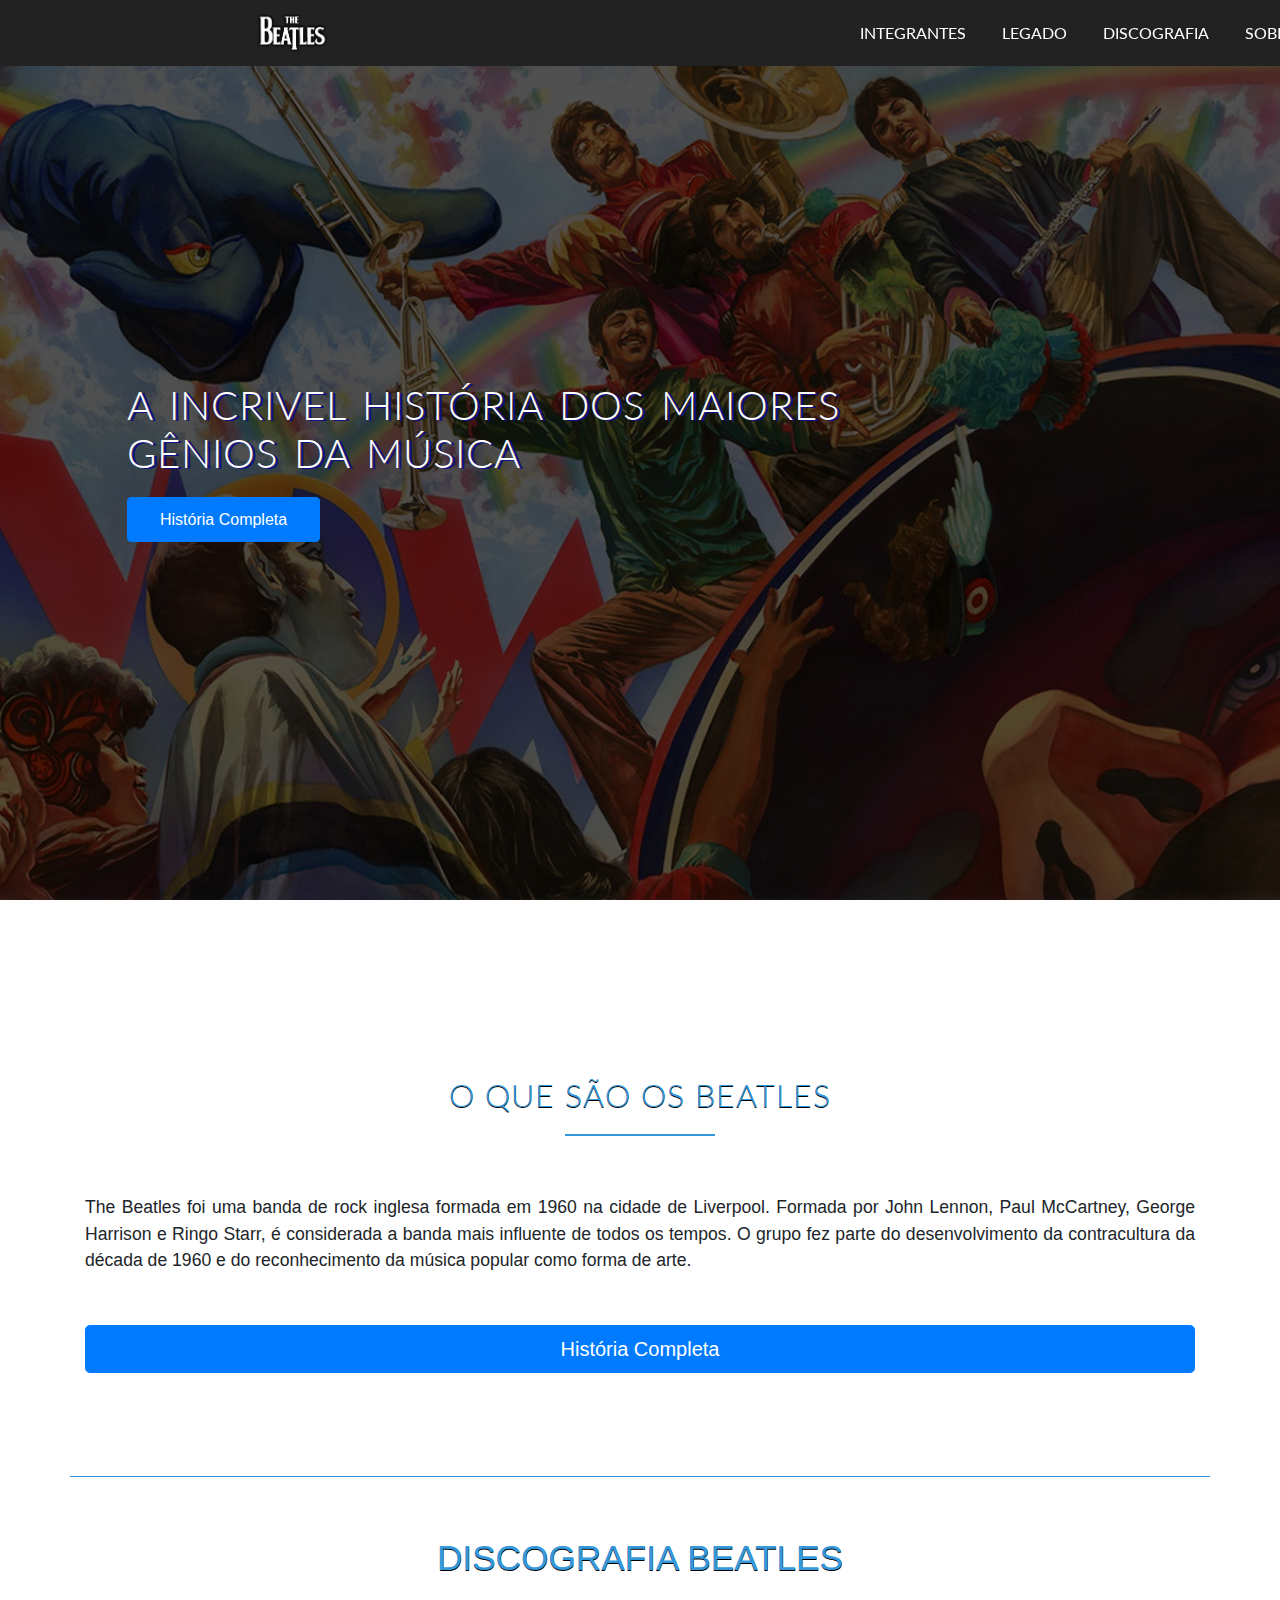
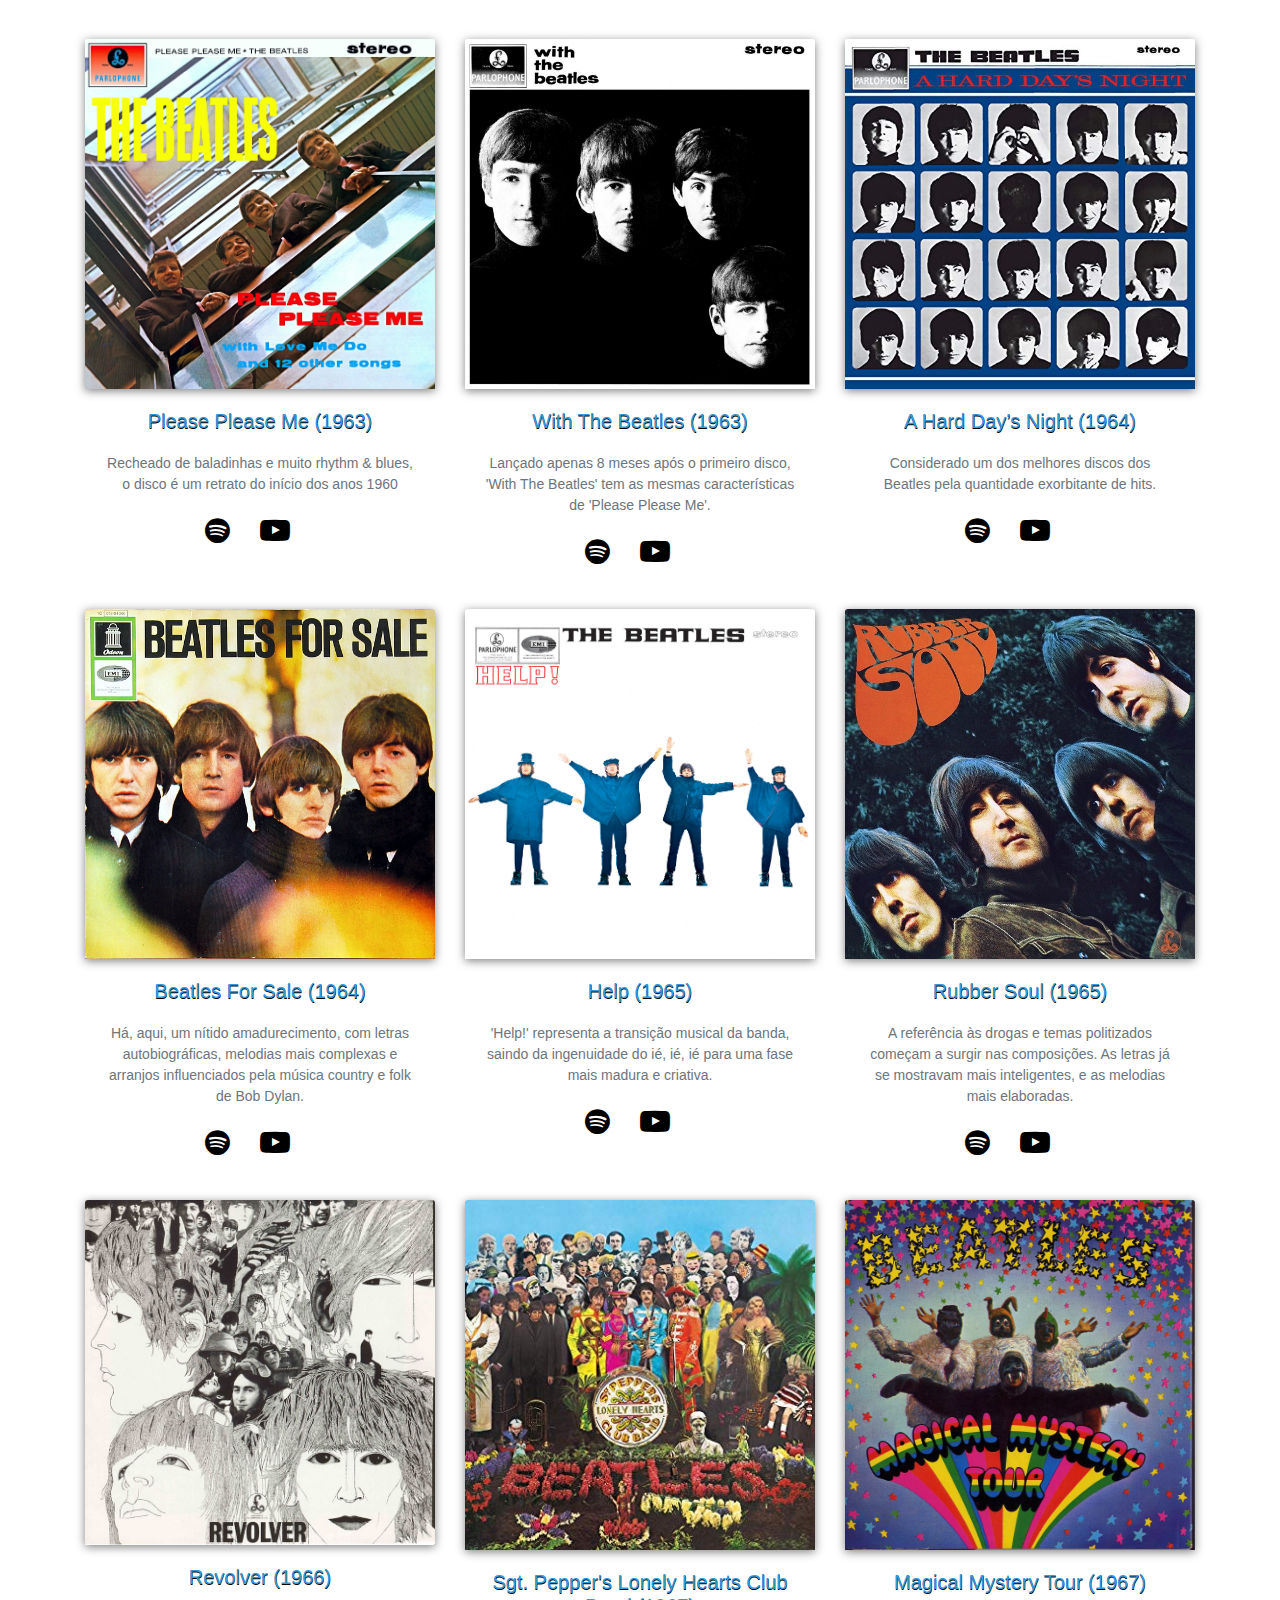
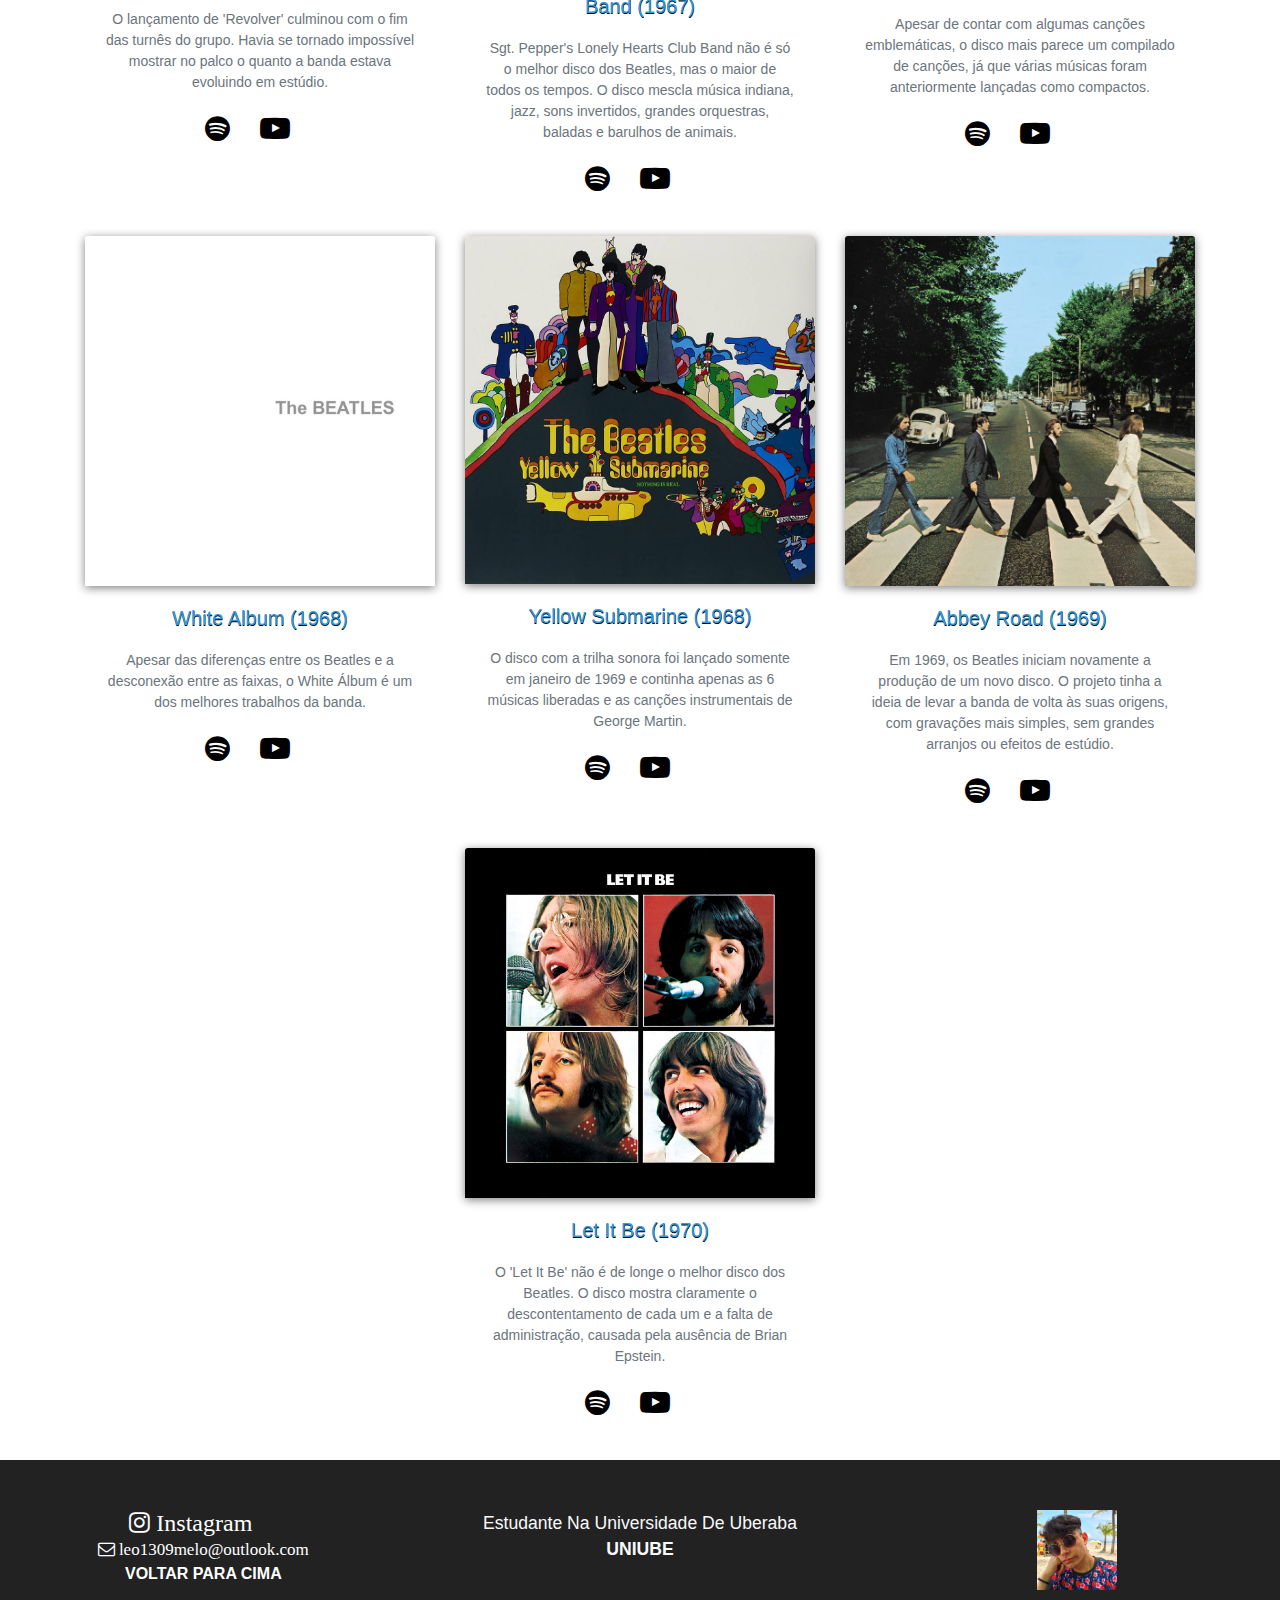
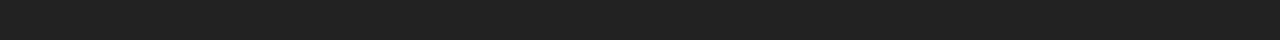
<file: index.html>
<!DOCTYPE html>
<html lang="ptbr">

    <head>
        <title>Projeto Beatles</title>
        <meta charset="utf-8">
        <meta name="viewport" content="width=device-width, initial-scale=1, shrink-to-fit=no">
        <script src="https://code.jquery.com/jquery-2.1.3.min.js"></script>
        <link rel="stylesheet" type="text/css" href="css/style.css">
        <link rel="stylesheet" type="text/css" href="css/bootstrap/css/bootstrap.css">
        <link href="https://fonts.googleapis.com/css?family=Lato:300,300i,400,400i,700&display=swap" rel="stylesheet">
        <link rel="stylesheet" href="https://cdnjs.cloudflare.com/ajax/libs/font-awesome/4.7.0/css/font-awesome.min.css">
        <script src="js/js/bootstrap.js"></script>
        <script src="js/js/bootstrap.min.js"></script>
    </head>
<!-------------------------------------------------------NAVIGATION------------------------------------------------------------------------------------->
    <body>
        <nav class="navbar navbar-expand-md navbar-dark bg-light sticky-top" id="topo">
            <a class="navbar-brand" href="#"><img class="logo" src="css/img/logo.png"></a>
            <button class="navbar-toggler" data-toggle="collapse" data-target="#collapse_target">
                <span class="navbar-toggler-icon"></span>
            </button>
            <div class="collapse navbar-collapse justify-content-center" id="collapse_target">
                <ul class="navbar-nav">
                    <li class="nav-item active" style="text-align: center;">
                        <a class="nav-link active" style="color: #fff;" href="Paginas/integrantes.html">Integrantes</a>
                    </li>
                    <li class="nav-item active" style="text-align: center">
                         <a class="nav-link active" style="color: #fff;" href="Paginas/legado.html">Legado</a>
                    </li>
                    <li class="nav-item active" style="text-align: center">
                          <a class="nav-link" style="color: #fff;" href="#albums">Discografia</a>
                    </li>
                    <li class="nav-item active" style="text-align: center">
                          <a class="nav-link" style="color: #fff;" href="#sobre">Sobre</a>
                     </li>
                 </ul>
            </div>
        </nav>
<!------------------------------------------------------------HEADER------------------------------------------------------------------------------------->
        <header>
            <div class="content-div-box">
                <h1 style="font-weight: 300;margin-bottom: 20px">A incrivel História dos maiores <br>gênios da música</h1>
                <a href="Paginas/historia.html" class="btn btn-primary btn-rounded">História Completa</a>
            </div>
        </header>
<!-------------------------------------------------------SECTION-ABOUT------------------------------------------------------------------------------------>
        <section class="container section-about" id="sobre">
            <div class="row">
                <div class="col about">
                    <h2 style="font-weight: 300;">O que são os Beatles</h2>
                    <p class="paragraph-about">The Beatles foi uma banda de rock inglesa formada em 1960 na cidade de Liverpool. Formada por John Lennon, Paul McCartney, George Harrison e Ringo Starr, é considerada a banda mais influente de todos os tempos. O grupo fez parte do desenvolvimento da contracultura da década de 1960 e do reconhecimento da música popular como forma de arte.</p>
                    <h3><a href="Paginas/historia.html" class="btn btn-primary btn-lg btn-block">História Completa</a></h3>
                </div>
            </div>
        </section>
<!-------------------------------------------------------SECTION-ALBUMS----------------------------------------------------------------------------------->
        <section class="gallery-block cards-gallery" id="albums">
            <div class="container">
                <div class="heading">
                    <h4 style="font-weight: 300; font-size: 220%; color: #3498db">Discografia Beatles</h4>
                </div>
                <div class="row">
                    
                    
                    <div class="col-md-6 col-lg-4">
                        <div class="card border-0 transform-on-hover">
                            <img src="css/img/please-please.jpg" class="card-img-top" alt="imagem album please please">
                            <div class="card-body">
                                <h5>Please Please Me (1963)</h5>
                                <p class="text-muted card-text">
                                    Recheado de baladinhas e muito rhythm & blues, o disco é um retrato do início dos anos 1960 
                                </p>
                                <a class="icn icn-spotify" href="https://open.spotify.com/album/3KzAvEXcqJKBF97HrXwlgf" target="_blank"><i class="fa fa-spotify" style="font-size:29px;"></i></a>
                                <a class="icn icn-youtube" href="https://www.youtube.com/playlist?list=PLkLimRXN6NKz-LkEVYFbqJiAubwcM4yZ1" target="_blank"><i class="fa fa-youtube-play" style="font-size:30px;"></i></a>
                            </div>
                        </div>
                    </div>
                    
                    
                    <div class="col-md-6 col-lg-4">
                        <div class="card border-0 transform-on-hover">
                            <img src="css/img/with-the-beatles.jpg" class="card-img-top" alt="imagem album with the beatles">
                            <div class="card-body">
                                <h5>With The Beatles (1963)</h5>
                                <p class="text-muted card-text">
                                    Lançado apenas 8 meses após o primeiro disco, 'With The Beatles' tem as mesmas características de 'Please Please Me'. 
                                </p>
                                <a class="icn icn-spotify" href="https://open.spotify.com/album/1aYdiJk6XKeHWGO3FzHHTr" target="_blank"><i class="fa fa-spotify" style="font-size:29px;"></i></a>
                                <a class="icn icn-youtube" href="https://www.youtube.com/playlist?list=PLycVTiaj8OI-XRoKhxMmBhnsefIc77M2_" target="_blank"><i class="fa fa-youtube-play" style="font-size:30px;"></i></a>
                            </div>
                        </div>
                    </div>
                    
                    
                    <div class="col-md-6 col-lg-4">
                        <div class="card border-0 transform-on-hover">
                            <img src="css/img/A%20Hard%20Day%E2%80%99s%20Night%20(1964).jpg" class="card-img-top" alt="a hard days night">
                            <div class="card-body">
                                <h5>A Hard Day’s Night (1964)</h5>
                                <p class="text-muted card-text">
                                    Considerado um dos melhores discos dos Beatles pela quantidade exorbitante de hits. 
                                </p>
                                <a class="icn icn-spotify" href="https://open.spotify.com/album/6wCttLq0ADzkPgtRnUihLV?highlight=spotify:track:5J2CHimS7dWYMImCHkEFaJ" target="_blank"><i class="fa fa-spotify" style="font-size:29px;"></i></a>
                                <a class="icn icn-youtube" href="https://www.youtube.com/playlist?list=PLycVTiaj8OI-HjTjakWPpJO9Y6kh1icp2" target="_blank"><i class="fa fa-youtube-play" style="font-size:30px;"></i></a>
                            </div>
                        </div>
                    </div>
                    
                    
                    <div class="col-md-6 col-lg-4">
                        <div class="card border-0 transform-on-hover">
                            <img src="css/img/the-beatles-beatles-for-sale.jpg" class="card-img-top" alt="imagem album beatles for sale">
                            <div class="card-body">
                                <h5>Beatles For Sale (1964)</h5>
                                <p class="text-muted card-text">
                                    Há, aqui, um nítido amadurecimento, com letras autobiográficas, melodias mais complexas e arranjos influenciados pela música country e folk de Bob Dylan. 
                                </p>
                                <a class="icn icn-spotify" href="https://open.spotify.com/album/1vANZV20H5B4Fk6yf7Ot9a" target="_blank"><i class="fa fa-spotify" style="font-size:29px;"></i></a>
                                <a class="icn icn-youtube" href="https://www.youtube.com/playlist?list=PL_O_p_fmCqpYoAIfLW4T7r-yksNnX1cSQ" target="_blank"><i class="fa fa-youtube-play" style="font-size:30px;"></i></a>
                            </div>
                        </div>
                    </div>
                    
                    
                    <div class="col-md-6 col-lg-4">
                        <div class="card border-0 transform-on-hover">
                            <img src="css/img/Help.jpg" class="card-img-top" alt="imagem album help">
                            <div class="card-body">
                                <h5>Help (1965)</h5>
                                <p class="text-muted card-text">
                                    'Help!' representa a transição musical da banda, saindo da ingenuidade do ié, ié, ié para uma fase mais madura e criativa.  
                                </p>
                                <a class="icn icn-spotify" href="https://open.spotify.com/album/0PT5m6hwPRrpBwIHVnvbFX?highlight=spotify:track:7DD7eSuYSC5xk2ArU62esN" target="_blank"><i class="fa fa-spotify" style="font-size:29px;"></i></a>
                                <a class="icn icn-youtube" href="https://www.youtube.com/playlist?list=PLycVTiaj8OI9JtydS7uKMO1FGl8UDBmcZ" target="_blank"><i class="fa fa-youtube-play" style="font-size:30px;"></i></a>
                            </div>
                        </div>
                    </div>
                    
                    
                    <div class="col-md-6 col-lg-4">
                        <div class="card border-0 transform-on-hover">
                            <img src="css/img/Rubber%20Soul%20(1965).jpg" class="card-img-top" alt="imagem album rubber soul">
                            <div class="card-body">
                                <h5>Rubber Soul (1965)</h5>
                                <p class="text-muted card-text">
                                    A referência às drogas e temas politizados começam a surgir nas composições. As letras já se mostravam mais inteligentes, e as melodias mais elaboradas. 
                                </p>
                                <a class="icn icn-spotify" href="https://open.spotify.com/album/50o7kf2wLwVmOTVYJOTplm" target="_blank"><i class="fa fa-spotify" style="font-size:29px;"></i></a>
                                <a class="icn icn-youtube" href="https://www.youtube.com/playlist?list=PLkLimRXN6NKygvESCW_WHDRJLfm2VT01Q" target="_blank"><i class="fa fa-youtube-play" style="font-size:30px;"></i></a>
                            </div>
                        </div>
                    </div>
                    
                    
                    <div class="col-md-6 col-lg-4">
                        <div class="card border-0 transform-on-hover">
                            <img src="css/img/revolver.jpg" class="card-img-top" alt="imagem album revolver">
                            <div class="card-body">
                                <h5>Revolver (1966)</h5>
                                <p class="text-muted card-text">
                                    O lançamento de 'Revolver' culminou com o fim das turnês do grupo. Havia se tornado impossível mostrar no palco o quanto a banda estava evoluindo em estúdio. 
                                </p>
                                <a class="icn icn-spotify" href="https://open.spotify.com/album/3PRoXYsngSwjEQWR5PsHWR" target="_blank"><i class="fa fa-spotify" style="font-size:29px;"></i></a>
                                <a class="icn icn-youtube" href="https://www.youtube.com/playlist?list=PLkLimRXN6NKyRHpZeZEoc8sz73S1-ddvX" target="_blank"><i class="fa fa-youtube-play" style="font-size:30px;"></i></a>
                            </div>
                        </div>
                    </div>
                    
                    
                    <div class="col-md-6 col-lg-4">
                        <div class="card border-0 transform-on-hover">
                            <img src="css/img/sgt.jpg" class="card-img-top" alt="imagem album sgt chili peppers">
                            <div class="card-body">
                                <h5>Sgt. Pepper's Lonely Hearts Club Band (1967)</h5>
                                <p class="text-muted card-text">
                                    Sgt. Pepper's Lonely Hearts Club Band não é só o melhor disco dos Beatles, mas o maior de todos os tempos. O disco mescla música indiana, jazz, sons invertidos, grandes orquestras, baladas e barulhos de animais. 
                                </p>
                                <a class="icn icn-spotify" href="https://open.spotify.com/album/6QaVfG1pHYl1z15ZxkvVDW" target="_blank"><i class="fa fa-spotify" style="font-size:29px;"></i></a>
                                <a class="icn icn-youtube" href="https://www.youtube.com/playlist?list=PL3PhWT10BW3VDM5IcVodrdUpVIhU8f7Z-" target="_blank"><i class="fa fa-youtube-play" style="font-size:30px;"></i></a>
                            </div>
                        </div>
                    </div>
                    
                    
                    <div class="col-md-6 col-lg-4">
                        <div class="card border-0 transform-on-hover">
                            <img src="css/img/magical.jpg" class="card-img-top" alt="imagem album magical mistery tour">
                            <div class="card-body">
                                <h5>Magical Mystery Tour (1967)</h5>
                                <p class="text-muted card-text">
                                    Apesar de contar com algumas canções emblemáticas, o disco mais parece um compilado de canções, já que várias músicas foram anteriormente lançadas como compactos. 
                                </p>
                                <a class="icn icn-spotify" href="https://open.spotify.com/album/2BtE7qm1qzM80p9vLSiXkj" target="_blank"><i class="fa fa-spotify" style="font-size:29px;"></i></a>
                                <a class="icn icn-youtube" href="https://www.youtube.com/playlist?list=PLycVTiaj8OI8F5vZlwv4NnvGwc84ITnW2" target="_blank"><i class="fa fa-youtube-play" style="font-size:30px;"></i></a>
                            </div>
                        </div>
                    </div>
                    
                    
                    <div class="col-md-6 col-lg-4">
                        <div class="card border-0 transform-on-hover">
                            <img src="css/img/white.jpg" class="card-img-top" alt="imagem album white album">
                            <div class="card-body">
                                <h5>White Album (1968)</h5>
                                <p class="text-muted card-text">
                                    Apesar das diferenças entre os Beatles e a desconexão entre as faixas, o White Álbum é um dos melhores trabalhos da banda. 
                                </p>
                                <a class="icn icn-spotify" href="https://open.spotify.com/playlist/6qfbKDmRTOOStIT9tcS7zf" target="_blank"><i class="fa fa-spotify" style="font-size:29px;"></i></a>
                                <a class="icn icn-youtube" href="https://www.youtube.com/playlist?list=PLiN-7mukU_RGfXMEXSf3WJGbT8tL7rolC" target="_blank"><i class="fa fa-youtube-play" style="font-size:30px;"></i></a>
                            </div>
                        </div>
                    </div>
                    
                    
                    <div class="col-md-6 col-lg-4">
                        <div class="card border-0 transform-on-hover">
                            <img src="css/img/yellow.jpg" class="card-img-top" alt="imagem album yellow submarine">
                            <div class="card-body">
                                <h5>Yellow Submarine (1968)</h5>
                                <p class="text-muted card-text">
                                    O disco com a trilha sonora foi lançado somente em janeiro de 1969 e continha apenas as 6 músicas liberadas e as canções instrumentais de George Martin. 
                                </p>
                                <a class="icn icn-spotify" href="https://open.spotify.com/album/1gKZ5A1ndFqbcrWtW85cCy" target="_blank"><i class="fa fa-spotify" style="font-size:29px;"></i></a>
                                <a class="icn icn-youtube" href="https://www.youtube.com/playlist?list=PLf10VA90zVApomEtH_j8gxDRvRl78OWjc" target="_blank"><i class="fa fa-youtube-play" style="font-size:30px;"></i></a>
                            </div>
                        </div>
                    </div>
                    
                    
                    <div class="col-md-6 col-lg-4">
                        <div class="card border-0 transform-on-hover">
                            <img src="css/img/abbey.jpg" class="card-img-top" alt="imagem album abbey road">
                            <div class="card-body">
                                <h5>Abbey Road (1969)</h5>
                                <p class="text-muted card-text">
                                    Em 1969, os Beatles iniciam novamente a produção de um novo disco. O projeto tinha a ideia de levar a banda de volta às suas origens, com gravações mais simples, sem grandes arranjos ou efeitos de estúdio. 
                                </p>
                                <a class="icn icn-spotify" href="https://open.spotify.com/album/0ETFjACtuP2ADo6LFhL6HN" target="_blank"><i class="fa fa-spotify" style="font-size:29px;"></i></a>
                                <a class="icn icn-youtube" href="https://www.youtube.com/playlist?list=PLycVTiaj8OI-kwvNjgvvopMJt__x-y5mD" target="_blank"><i class="fa fa-youtube-play" style="font-size:30px;"></i></a>
                            </div>
                        </div>
                    </div>

                    <div class="col-md-6 col-lg-4">
                        <div class="card border-0 transform-on-hover">
                             <img src="css/img/letitbe.jpg" class="card-img-top" alt="imagem album let it be">
                            <div class="card-body">
                                <h5>Let It Be (1970)</h5>
                                <p class="text-muted card-text">
                                        O 'Let It Be' não é de longe o melhor disco dos Beatles. O disco mostra claramente o descontentamento de cada um e a falta de administração, causada pela ausência de Brian Epstein.  
                                </p>
                                <a class="icn icn-spotify" href="https://open.spotify.com/album/0jTGHV5xqHPvEcwL8f6YU5?highlight=spotify:track:7iN1s7xHE4ifF5povM6A48" target="_blank"><i class="fa fa-spotify" style="font-size:29px;"></i></a>
                                <a class="icn icn-youtube" href="https://www.youtube.com/playlist?list=PLycVTiaj8OI-aOPBmpwUlhQp83Puf0hLX" target="_blank"><i class="fa fa-youtube-play" style="font-size:30px;"></i></a>
                            </div>
                        </div>
                    </div>
                </div>
            </div>
        </section>
<!-------------------------------------------------------------FOOTER------------------------------------------------------------------------------------->
        <footer>
            <div class="row text-center">
                <div class="col-md-4">
                    <a class="icn icn-insta" href="https://www.instagram.com/voibhiv/" target="_blank"><i class="fa fa-instagram" style="font-size:24px"> Instagram </i></a>
                    <br>
                    <i class="fa fa-envelope-o" style="font-size:17px";> leo1309melo@outlook.com </i><br>
                    <a href="#topo" style="text-transform: uppercase; color: #fff;"><b class="back">Voltar Para cima</b></a>
                </div>
                
                <div class="text-light col-md-4">
                    <p>Estudante Na Universidade De Uberaba<br><b>UNIUBE</b></p>
                </div>
                    
                <div class="col-md-4">
                    <img class="eu" src="css/img/eu.jpg">
                </div>

            </div>
        </footer>
    </body>
</html>
</file>
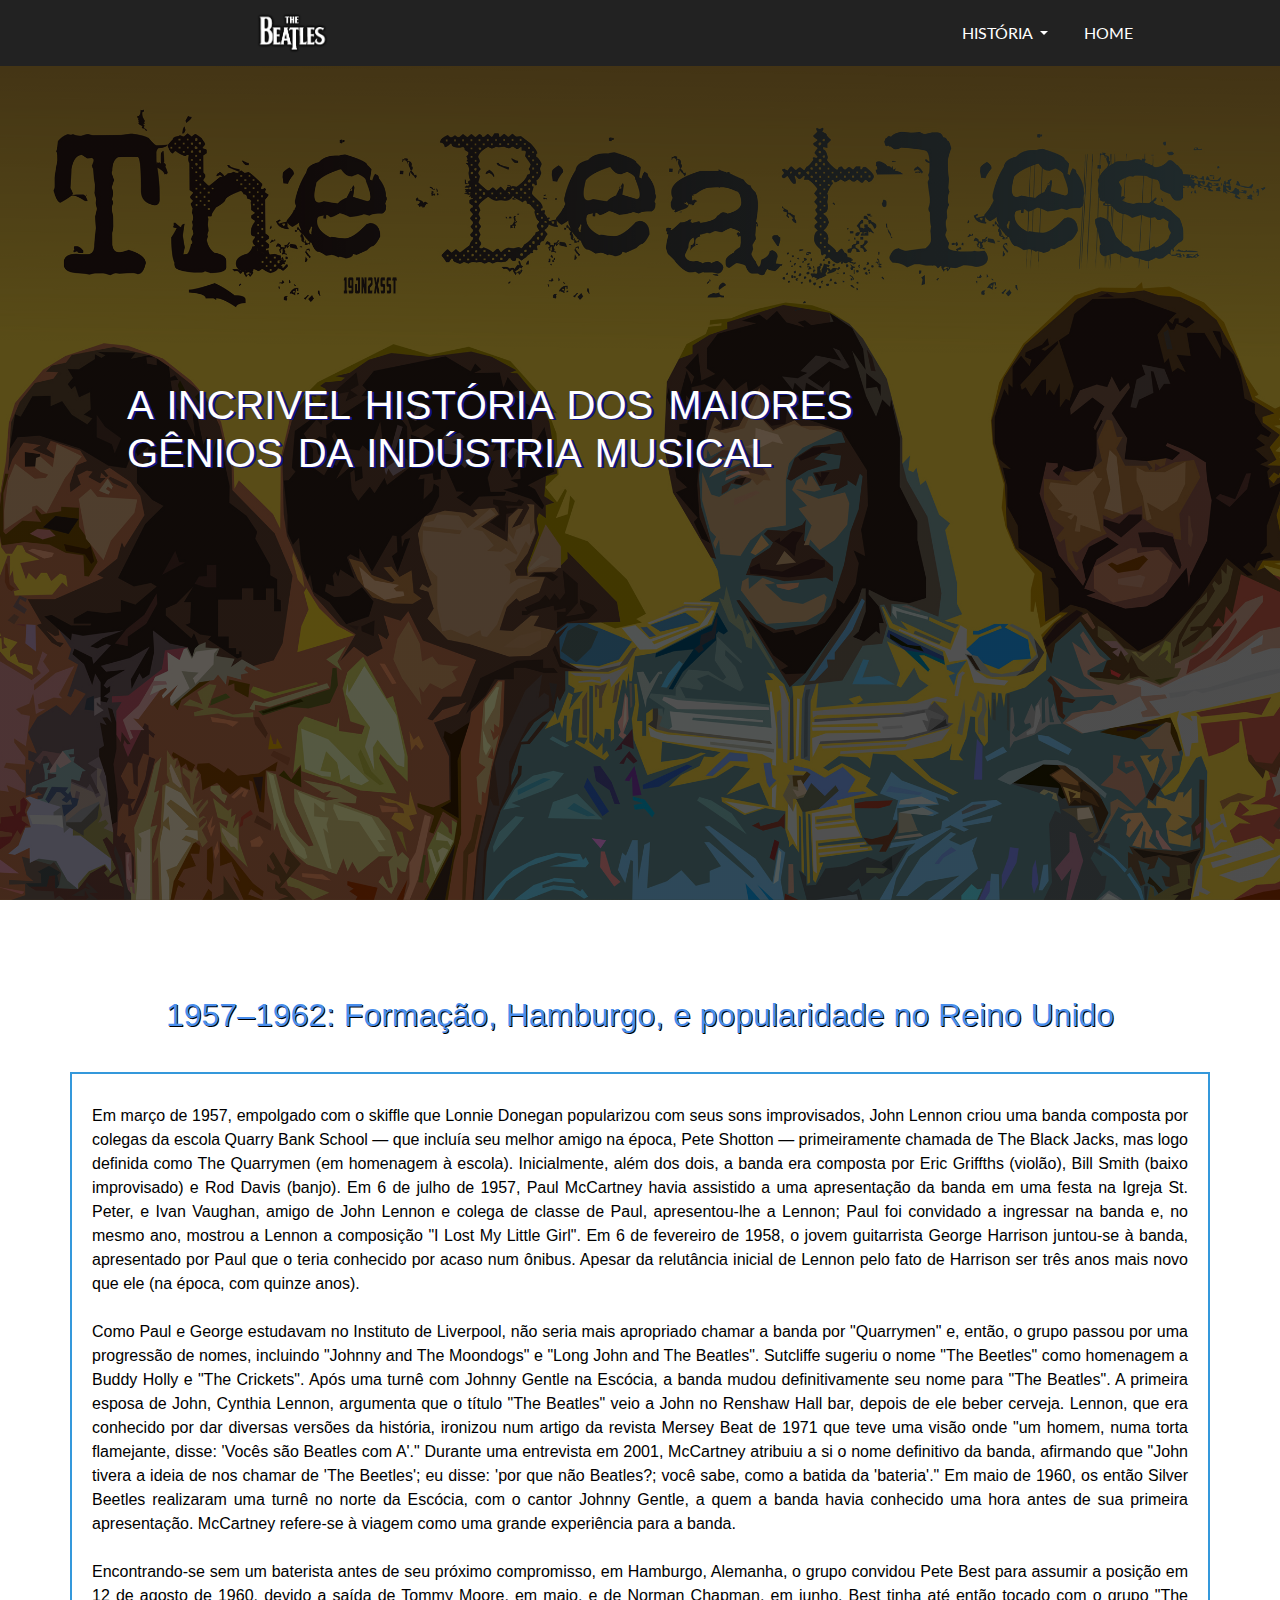
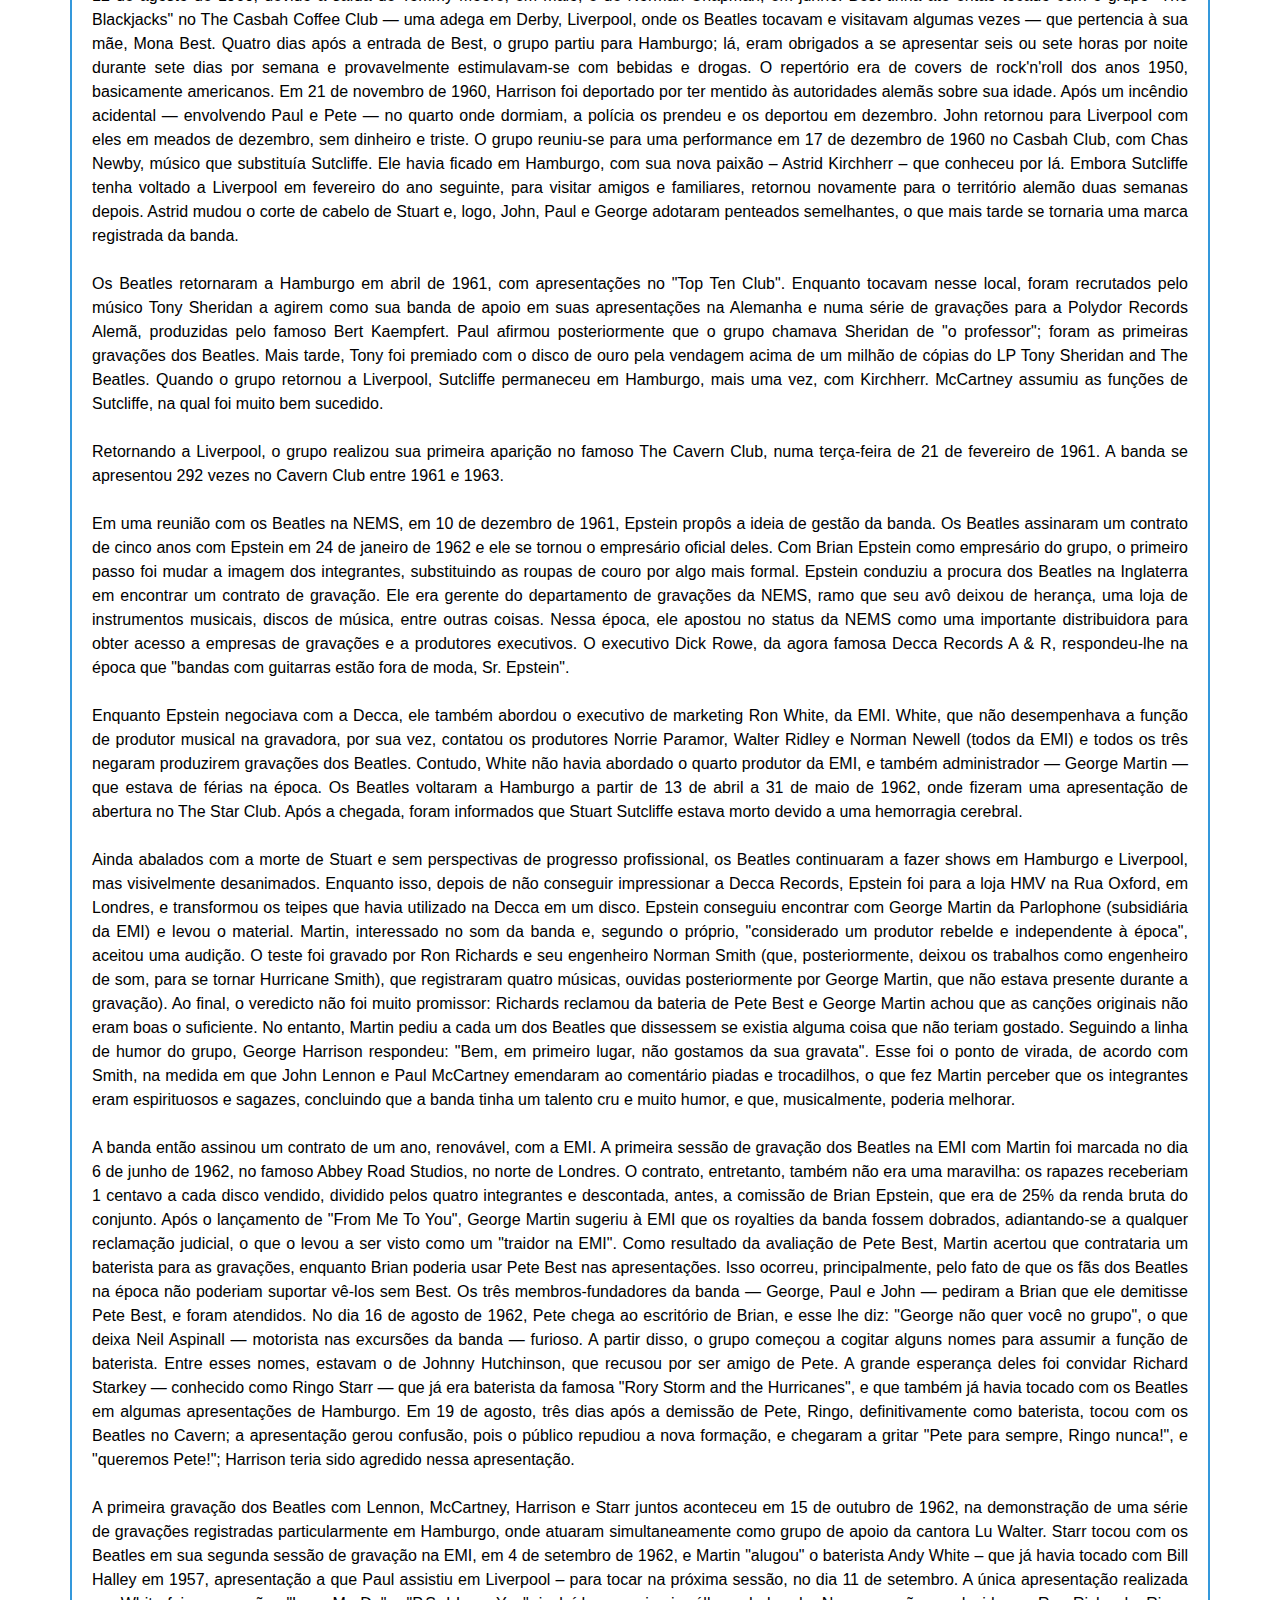
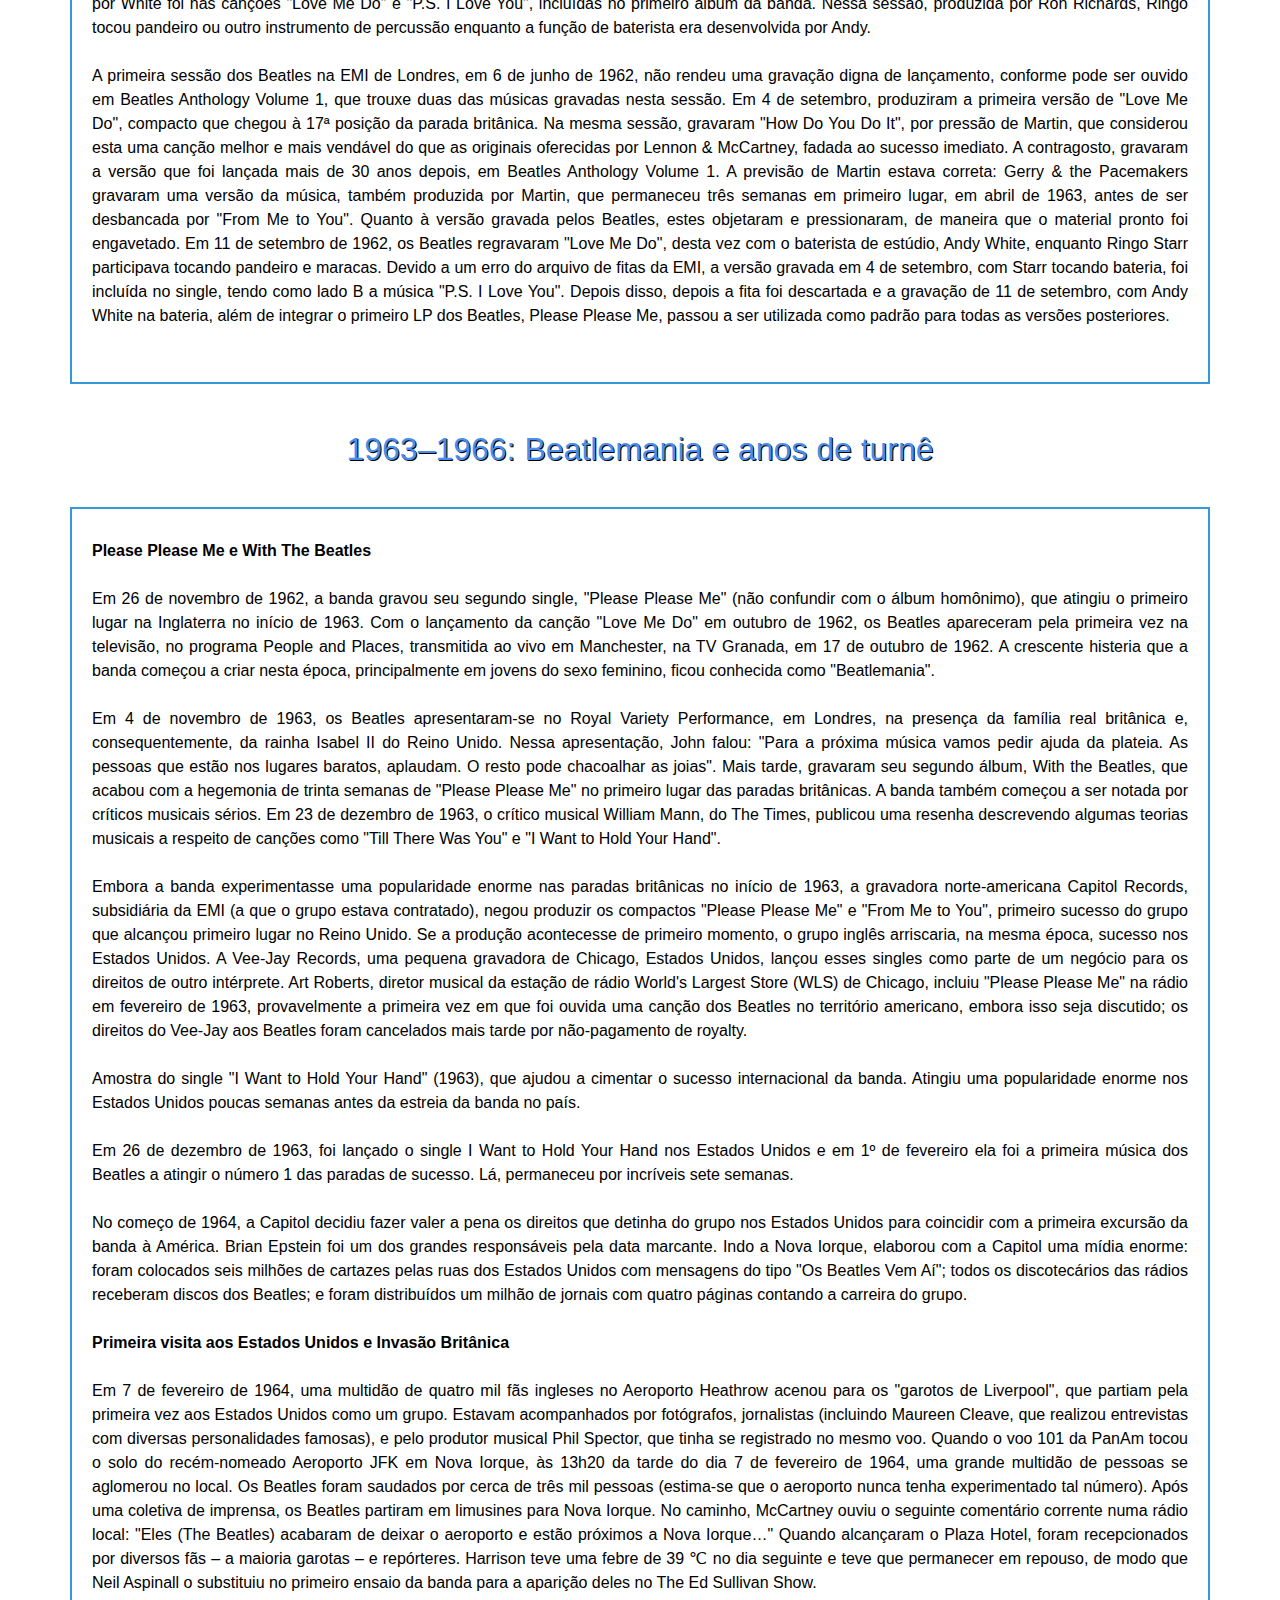
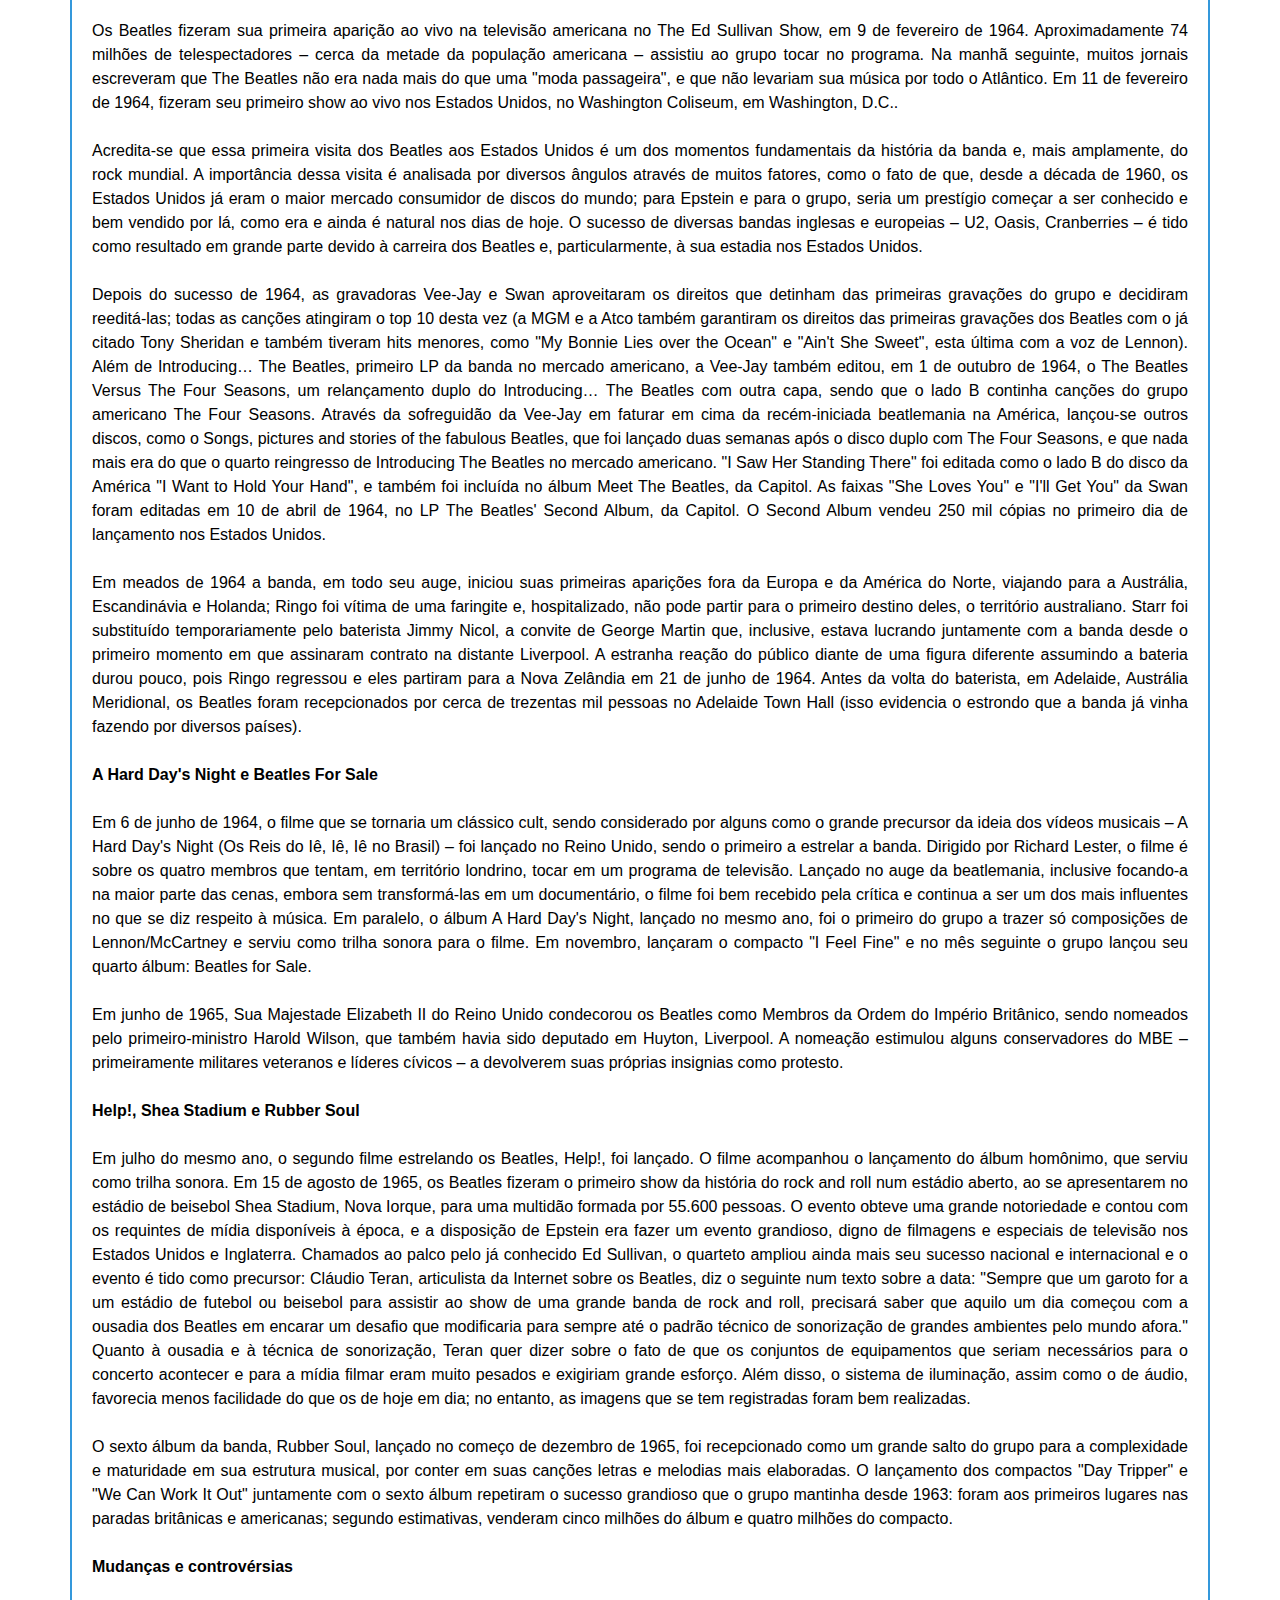
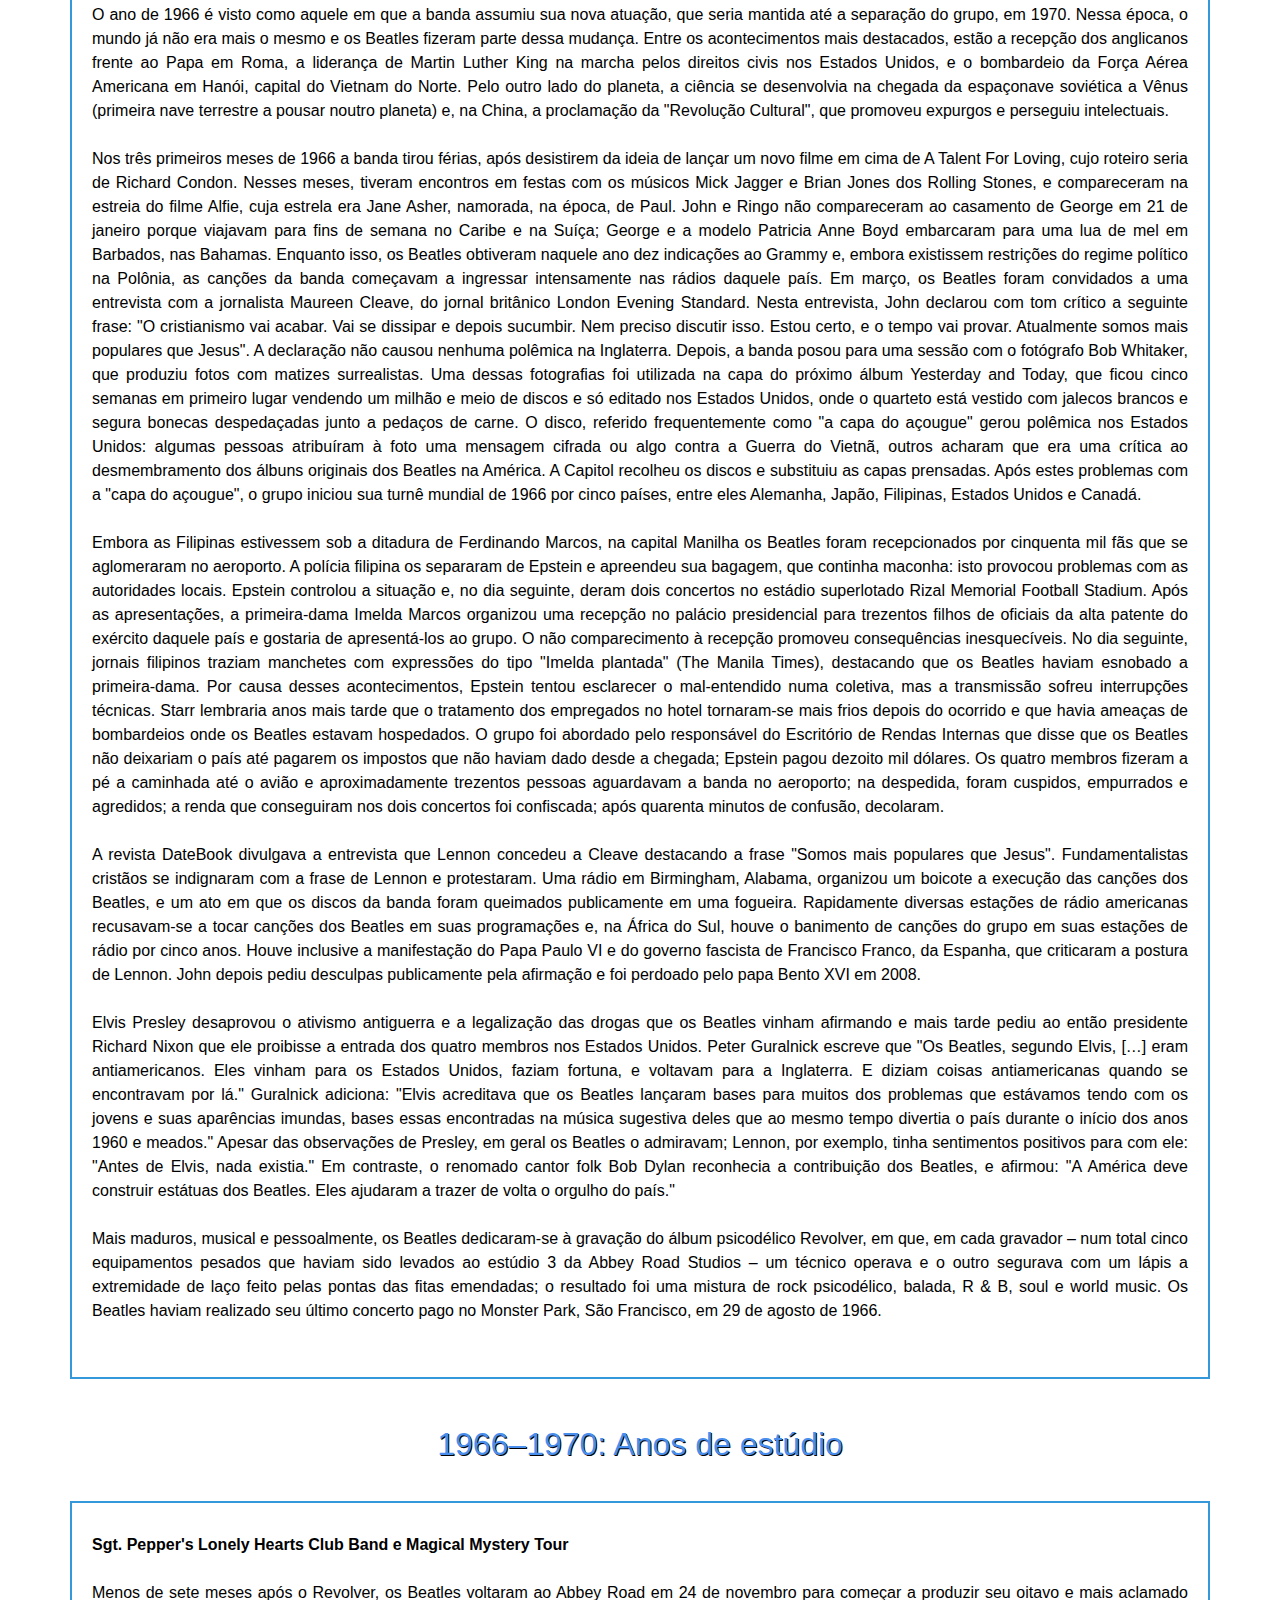
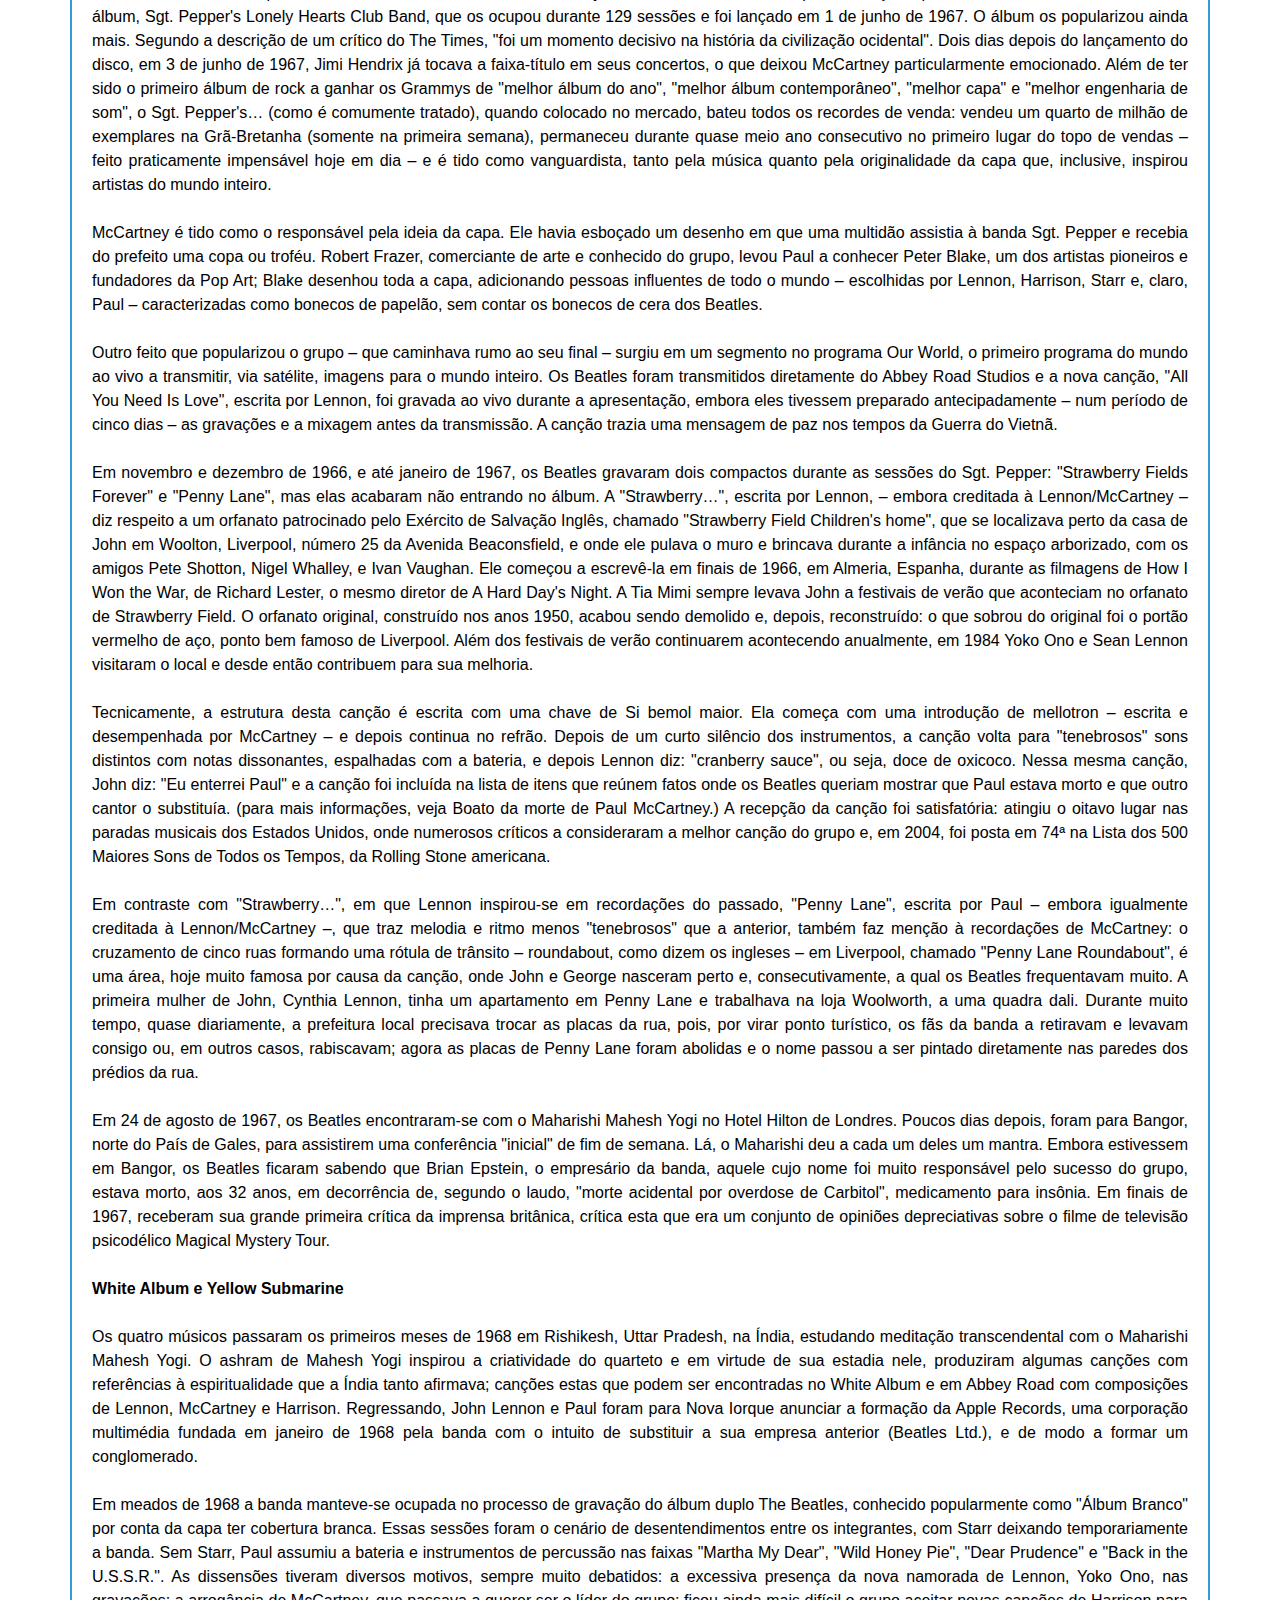
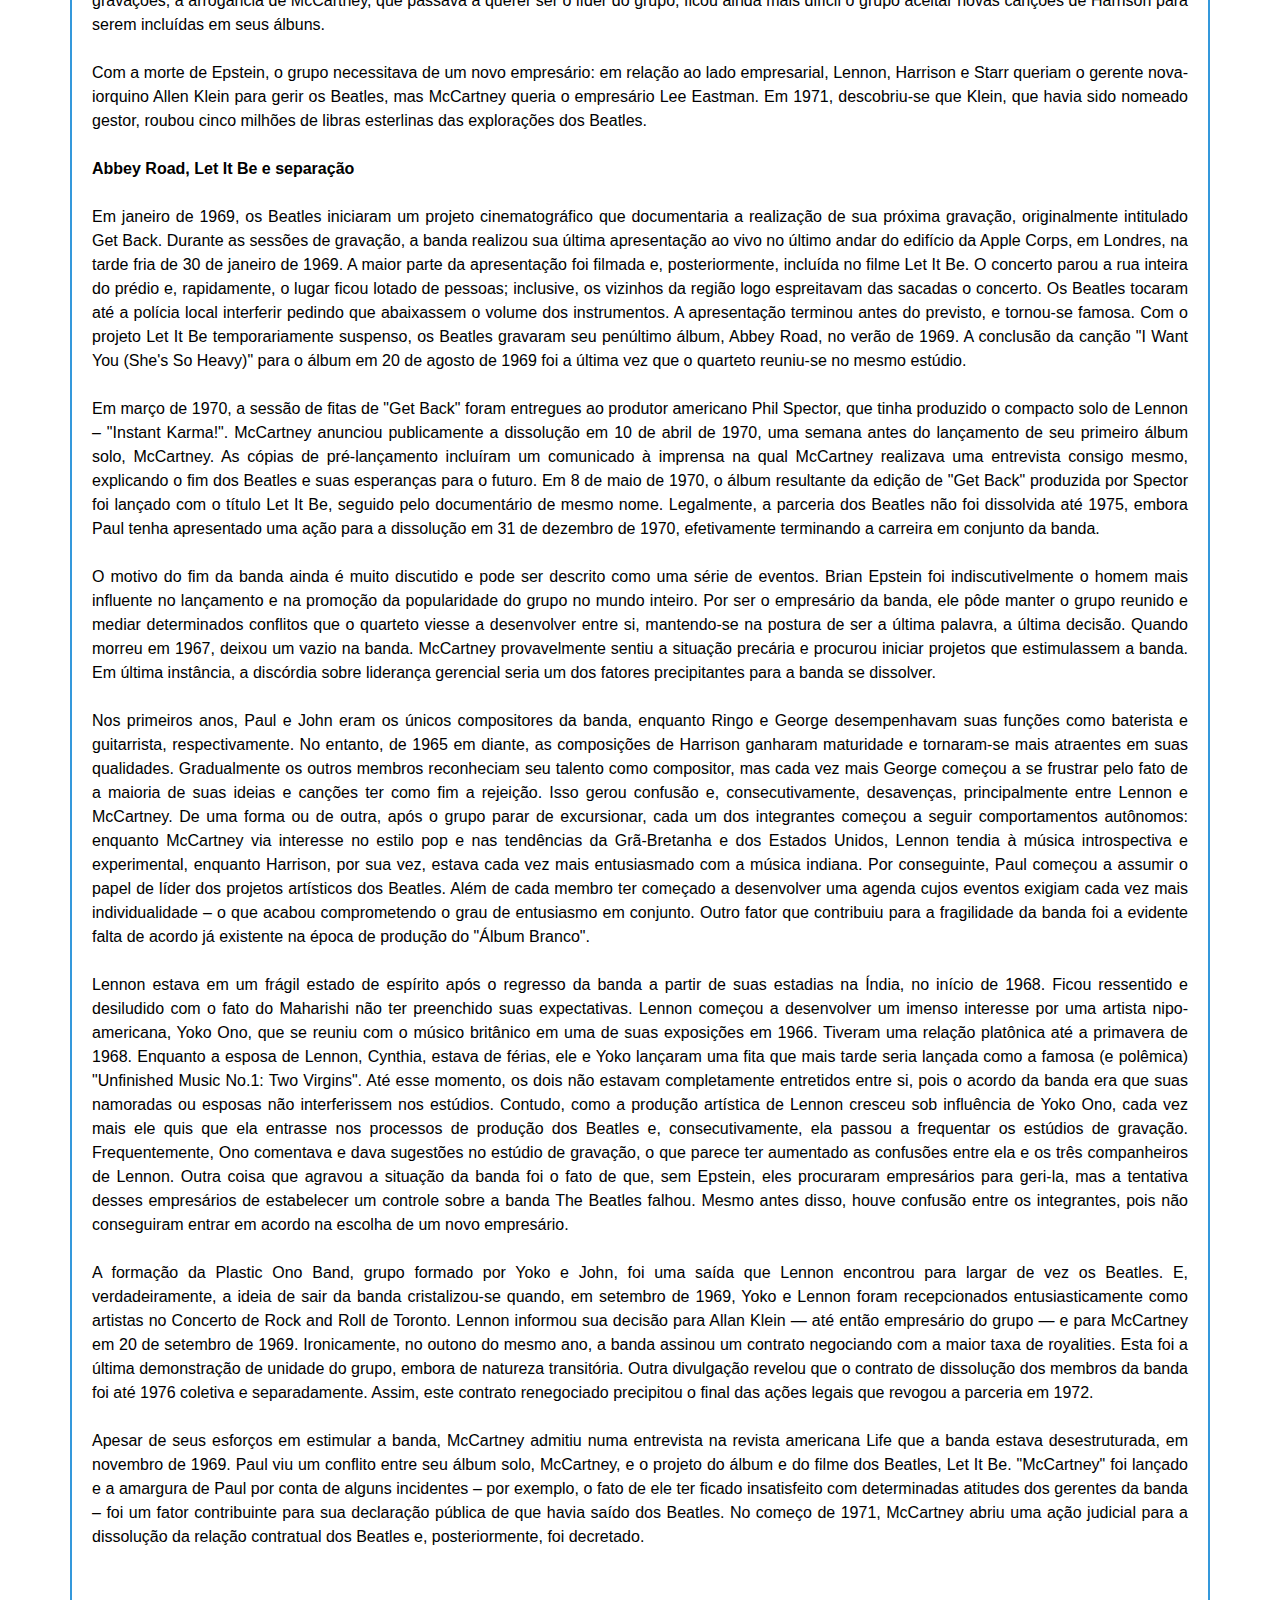
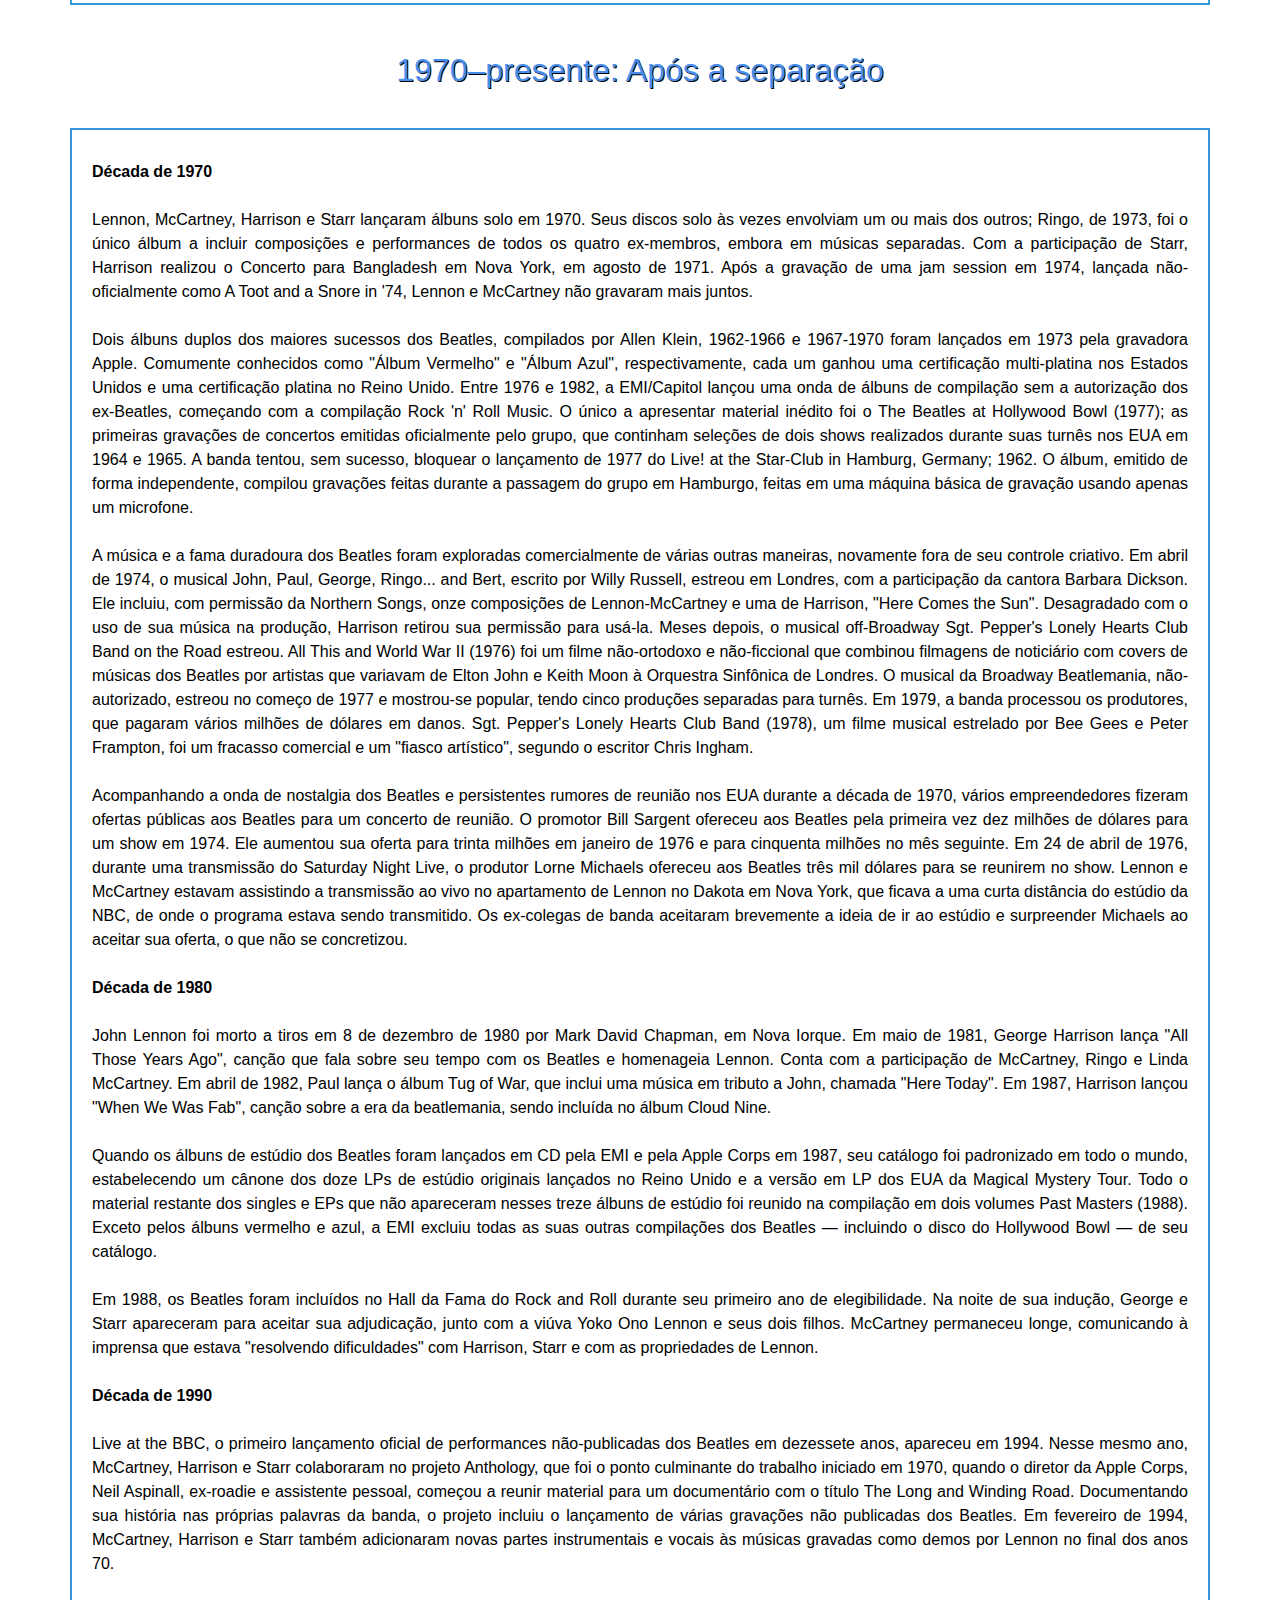
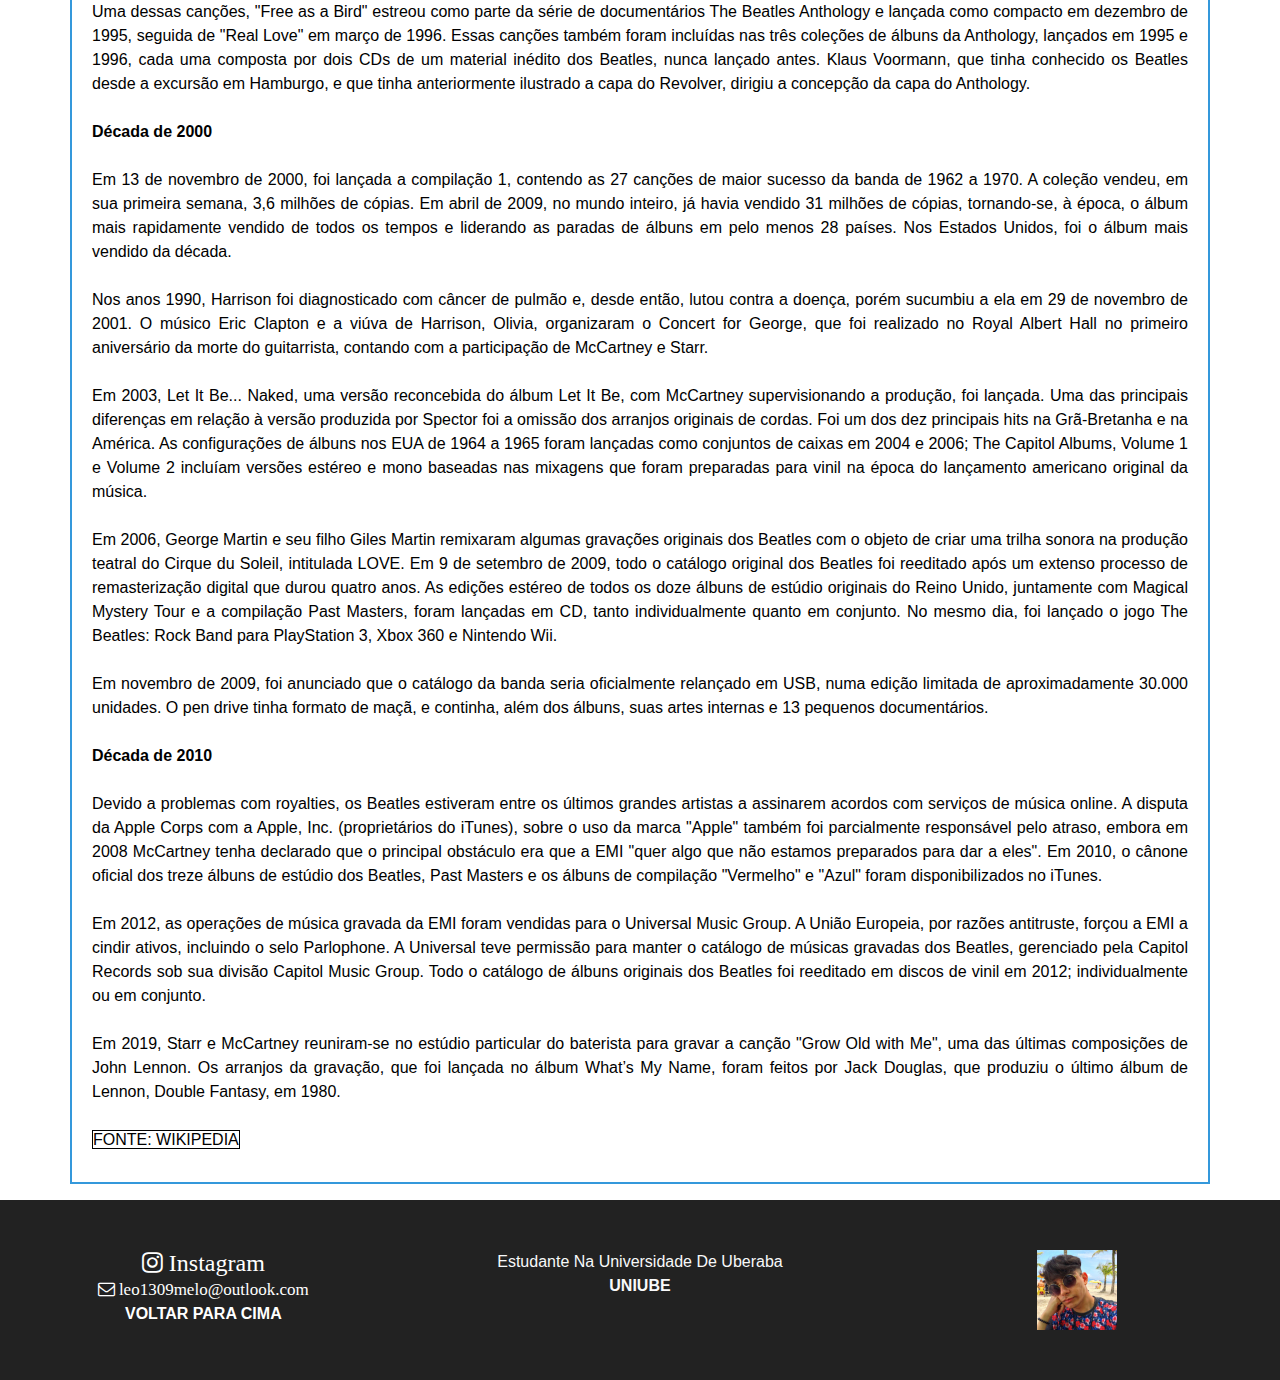
<file: Paginas/historia.html>
<!DOCTYPE html>
<html lang="ptbr">

    <head>
        <title>História</title>
        <meta charset="utf-8">
        <meta name="viewport" content="width=device-width, initial-scale=1, shrink-to-fit=no">
        <script src="https://code.jquery.com/jquery-2.1.3.min.js"></script>
        <link rel="stylesheet" type="text/css" href="../css/historia.css">
        <link rel="stylesheet" type="text/css" href="../css/bootstrap/css/bootstrap.css">
        <link href="https://fonts.googleapis.com/css?family=Lato:300,300i,400,400i,700&display=swap" rel="stylesheet">
        <link rel="stylesheet" href="https://cdnjs.cloudflare.com/ajax/libs/font-awesome/4.7.0/css/font-awesome.min.css">
        <script src="../js/js/bootstrap.js"></script>
        <script src="../js/js/bootstrap.min.js"></script>
    </head>
<!-------------------------------------------------------NAVIGATION------------------------------------------------------------------------------------->
    <body>
        <nav class="navbar navbar-expand-md navbar-dark bg-light sticky-top" id="topo">
            <a class="navbar-brand" href="#"><img class="logo" src="../css/img/logo.png"></a>
            <button class="navbar-toggler" data-toggle="collapse" data-target="#collapse_target">
                <span class="navbar-toggler-icon"></span>
            </button>
            <div class="collapse navbar-collapse justify-content-center" id="collapse_target">
                <ul class="navbar-nav">
                    
                    <li class="nav-item dropdown" style="text-align: center;">
                        <a class="nav-link dropdown-toggle" data-toggle="dropdown" data-target="dropdown-target" style="color: #fff;" href="#">História
                            <span class="caret"></span>
                        </a>
                        <div class="dropdown-menu" aria-labelledby="dropdown-target">
                            <a class="dropdown-item" href="#parte1">Parte 1</a>
                            <a class="dropdown-item" href="#parte2">Parte 2</a>
                            <a class="dropdown-item" href="#parte3">Parte 3</a>
                            <a class="dropdown-item" href="#parte4">Parte 4</a>
                        </div>
                    </li>        
                              
                              
                              
                    <li class="nav-item active" style="text-align: center;">
                        <a class="nav-link active" style="color: #fff;" href="../index.html">Home</a>
                    </li>
                    
                 </ul>
            </div>
        </nav>
<!------------------------------------------------------------HEADER------------------------------------------------------------------------------------->
        <header>
            <div class="content-div-box">
                <h1 style="font-weight: 400;font-size: 250%">A incrivel História dos maiores <br>gênios da indústria musical</h1>
            </div>
        </header>
<!------------------------------------------------------------Section-History------------------------------------------------------------------------------>
        <section class="section-history">
            <div class="container">
                <div class="row" id="parte1">
                    <h2 style="font-weight: 300;text-align: center;"> 1957–1962: Formação, Hamburgo, e popularidade no Reino Unido</h2>
                    <p  class="paragraph">
                    Em março de 1957, empolgado com o skiffle que Lonnie Donegan popularizou com seus sons improvisados, John Lennon criou uma banda composta por colegas da escola Quarry Bank School — que incluía seu melhor amigo na época, Pete Shotton — primeiramente chamada de The Black Jacks, mas logo definida como The Quarrymen (em homenagem à escola). Inicialmente, além dos dois, a banda era composta por Eric Griffths (violão), Bill Smith (baixo improvisado) e Rod Davis (banjo). Em 6 de julho de 1957, Paul McCartney havia assistido a uma apresentação da banda em uma festa na Igreja St. Peter, e Ivan Vaughan, amigo de John Lennon e colega de classe de Paul, apresentou-lhe a Lennon; Paul foi convidado a ingressar na banda e, no mesmo ano, mostrou a Lennon a composição "I Lost My Little Girl". Em 6 de fevereiro de 1958, o jovem guitarrista George Harrison juntou-se à banda, apresentado por Paul que o teria conhecido por acaso num ônibus. Apesar da relutância inicial de Lennon pelo fato de Harrison ser três anos mais novo que ele (na época, com quinze anos).<br><br>

                    Como Paul e George estudavam no Instituto de Liverpool, não seria mais apropriado chamar a banda por "Quarrymen" e, então, o grupo passou por uma progressão de nomes, incluindo "Johnny and The Moondogs" e "Long John and The Beatles". Sutcliffe sugeriu o nome "The Beetles" como homenagem a Buddy Holly e "The Crickets". Após uma turnê com Johnny Gentle na Escócia, a banda mudou definitivamente seu nome para "The Beatles". A primeira esposa de John, Cynthia Lennon, argumenta que o título "The Beatles" veio a John no Renshaw Hall bar, depois de ele beber cerveja. Lennon, que era conhecido por dar diversas versões da história, ironizou num artigo da revista Mersey Beat de 1971 que teve uma visão onde "um homem, numa torta flamejante, disse: 'Vocês são Beatles com A'." Durante uma entrevista em 2001, McCartney atribuiu a si o nome definitivo da banda, afirmando que "John tivera a ideia de nos chamar de 'The Beetles'; eu disse: 'por que não Beatles?; você sabe, como a batida da 'bateria'." Em maio de 1960, os então Silver Beetles realizaram uma turnê no norte da Escócia, com o cantor Johnny Gentle, a quem a banda havia conhecido uma hora antes de sua primeira apresentação. McCartney refere-se à viagem como uma grande experiência para a banda.<br><br>
                            
                    Encontrando-se sem um baterista antes de seu próximo compromisso, em Hamburgo, Alemanha, o grupo convidou Pete Best para assumir a posição em 12 de agosto de 1960, devido a saída de Tommy Moore, em maio, e de Norman Chapman, em junho. Best tinha até então tocado com o grupo "The Blackjacks" no The Casbah Coffee Club — uma adega em Derby, Liverpool, onde os Beatles tocavam e visitavam algumas vezes — que pertencia à sua mãe, Mona Best. Quatro dias após a entrada de Best, o grupo partiu para Hamburgo; lá, eram obrigados a se apresentar seis ou sete horas por noite durante sete dias por semana e provavelmente estimulavam-se com bebidas e drogas. O repertório era de covers de rock'n'roll dos anos 1950, basicamente americanos. Em 21 de novembro de 1960, Harrison foi deportado por ter mentido às autoridades alemãs sobre sua idade. Após um incêndio acidental — envolvendo Paul e Pete — no quarto onde dormiam, a polícia os prendeu e os deportou em dezembro. John retornou para Liverpool com eles em meados de dezembro, sem dinheiro e triste. O grupo reuniu-se para uma performance em 17 de dezembro de 1960 no Casbah Club, com Chas Newby, músico que substituía Sutcliffe. Ele havia ficado em Hamburgo, com sua nova paixão – Astrid Kirchherr – que conheceu por lá. Embora Sutcliffe tenha voltado a Liverpool em fevereiro do ano seguinte, para visitar amigos e familiares, retornou novamente para o território alemão duas semanas depois. Astrid mudou o corte de cabelo de Stuart e, logo, John, Paul e George adotaram penteados semelhantes, o que mais tarde se tornaria uma marca registrada da banda.<br><br>

                    Os Beatles retornaram a Hamburgo em abril de 1961, com apresentações no "Top Ten Club". Enquanto tocavam nesse local, foram recrutados pelo músico Tony Sheridan a agirem como sua banda de apoio em suas apresentações na Alemanha e numa série de gravações para a Polydor Records Alemã, produzidas pelo famoso Bert Kaempfert. Paul afirmou posteriormente que o grupo chamava Sheridan de "o professor"; foram as primeiras gravações dos Beatles. Mais tarde, Tony foi premiado com o disco de ouro pela vendagem acima de um milhão de cópias do LP Tony Sheridan and The Beatles. Quando o grupo retornou a Liverpool, Sutcliffe permaneceu em Hamburgo, mais uma vez, com Kirchherr. McCartney assumiu as funções de Sutcliffe, na qual foi muito bem sucedido.<br><br>

                    Retornando a Liverpool, o grupo realizou sua primeira aparição no famoso The Cavern Club, numa terça-feira de 21 de fevereiro de 1961. A banda se apresentou 292 vezes no Cavern Club entre 1961 e 1963.<br><br>
                            
                    Em uma reunião com os Beatles na NEMS, em 10 de dezembro de 1961, Epstein propôs a ideia de gestão da banda. Os Beatles assinaram um contrato de cinco anos com Epstein em 24 de janeiro de 1962 e ele se tornou o empresário oficial deles. Com Brian Epstein como empresário do grupo, o primeiro passo foi mudar a imagem dos integrantes, substituindo as roupas de couro por algo mais formal. Epstein conduziu a procura dos Beatles na Inglaterra em encontrar um contrato de gravação. Ele era gerente do departamento de gravações da NEMS, ramo que seu avô deixou de herança, uma loja de instrumentos musicais, discos de música, entre outras coisas. Nessa época, ele apostou no status da NEMS como uma importante distribuidora para obter acesso a empresas de gravações e a produtores executivos. O executivo Dick Rowe, da agora famosa Decca Records A & R, respondeu-lhe na época que "bandas com guitarras estão fora de moda, Sr. Epstein".<br><br>

                    Enquanto Epstein negociava com a Decca, ele também abordou o executivo de marketing Ron White, da EMI. White, que não desempenhava a função de produtor musical na gravadora, por sua vez, contatou os produtores Norrie Paramor, Walter Ridley e Norman Newell (todos da EMI) e todos os três negaram produzirem gravações dos Beatles. Contudo, White não havia abordado o quarto produtor da EMI, e também administrador — George Martin — que estava de férias na época. Os Beatles voltaram a Hamburgo a partir de 13 de abril a 31 de maio de 1962, onde fizeram uma apresentação de abertura no The Star Club. Após a chegada, foram informados que Stuart Sutcliffe estava morto devido a uma hemorragia cerebral.<br><br>

                    Ainda abalados com a morte de Stuart e sem perspectivas de progresso profissional, os Beatles continuaram a fazer shows em Hamburgo e Liverpool, mas visivelmente desanimados. Enquanto isso, depois de não conseguir impressionar a Decca Records, Epstein foi para a loja HMV na Rua Oxford, em Londres, e transformou os teipes que havia utilizado na Decca em um disco. Epstein conseguiu encontrar com George Martin da Parlophone (subsidiária da EMI) e levou o material. Martin, interessado no som da banda e, segundo o próprio, "considerado um produtor rebelde e independente à época", aceitou uma audição. O teste foi gravado por Ron Richards e seu engenheiro Norman Smith (que, posteriormente, deixou os trabalhos como engenheiro de som, para se tornar Hurricane Smith), que registraram quatro músicas, ouvidas posteriormente por George Martin, que não estava presente durante a gravação). Ao final, o veredicto não foi muito promissor: Richards reclamou da bateria de Pete Best e George Martin achou que as canções originais não eram boas o suficiente. No entanto, Martin pediu a cada um dos Beatles que dissessem se existia alguma coisa que não teriam gostado. Seguindo a linha de humor do grupo, George Harrison respondeu: "Bem, em primeiro lugar, não gostamos da sua gravata". Esse foi o ponto de virada, de acordo com Smith, na medida em que John Lennon e Paul McCartney emendaram ao comentário piadas e trocadilhos, o que fez Martin perceber que os integrantes eram espirituosos e sagazes, concluindo que a banda tinha um talento cru e muito humor, e que, musicalmente, poderia melhorar.<br><br>
                            
                    A banda então assinou um contrato de um ano, renovável, com a EMI. A primeira sessão de gravação dos Beatles na EMI com Martin foi marcada no dia 6 de junho de 1962, no famoso Abbey Road Studios, no norte de Londres. O contrato, entretanto, também não era uma maravilha: os rapazes receberiam 1 centavo a cada disco vendido, dividido pelos quatro integrantes e descontada, antes, a comissão de Brian Epstein, que era de 25% da renda bruta do conjunto. Após o lançamento de "From Me To You", George Martin sugeriu à EMI que os royalties da banda fossem dobrados, adiantando-se a qualquer reclamação judicial, o que o levou a ser visto como um "traidor na EMI". Como resultado da avaliação de Pete Best, Martin acertou que contrataria um baterista para as gravações, enquanto Brian poderia usar Pete Best nas apresentações. Isso ocorreu, principalmente, pelo fato de que os fãs dos Beatles na época não poderiam suportar vê-los sem Best. Os três membros-fundadores da banda — George, Paul e John — pediram a Brian que ele demitisse Pete Best, e foram atendidos. No dia 16 de agosto de 1962, Pete chega ao escritório de Brian, e esse lhe diz: "George não quer você no grupo", o que deixa Neil Aspinall — motorista nas excursões da banda — furioso. A partir disso, o grupo começou a cogitar alguns nomes para assumir a função de baterista. Entre esses nomes, estavam o de Johnny Hutchinson, que recusou por ser amigo de Pete. A grande esperança deles foi convidar Richard Starkey — conhecido como Ringo Starr — que já era baterista da famosa "Rory Storm and the Hurricanes", e que também já havia tocado com os Beatles em algumas apresentações de Hamburgo. Em 19 de agosto, três dias após a demissão de Pete, Ringo, definitivamente como baterista, tocou com os Beatles no Cavern; a apresentação gerou confusão, pois o público repudiou a nova formação, e chegaram a gritar "Pete para sempre, Ringo nunca!", e "queremos Pete!"; Harrison teria sido agredido nessa apresentação.<br><br>

                    A primeira gravação dos Beatles com Lennon, McCartney, Harrison e Starr juntos aconteceu em 15 de outubro de 1962, na demonstração de uma série de gravações registradas particularmente em Hamburgo, onde atuaram simultaneamente como grupo de apoio da cantora Lu Walter. Starr tocou com os Beatles em sua segunda sessão de gravação na EMI, em 4 de setembro de 1962, e Martin "alugou" o baterista Andy White – que já havia tocado com Bill Halley em 1957, apresentação a que Paul assistiu em Liverpool – para tocar na próxima sessão, no dia 11 de setembro. A única apresentação realizada por White foi nas canções "Love Me Do" e "P.S. I Love You", incluídas no primeiro álbum da banda. Nessa sessão, produzida por Ron Richards, Ringo tocou pandeiro ou outro instrumento de percussão enquanto a função de baterista era desenvolvida por Andy.<br><br>

                    A primeira sessão dos Beatles na EMI de Londres, em 6 de junho de 1962, não rendeu uma gravação digna de lançamento, conforme pode ser ouvido em Beatles Anthology Volume 1, que trouxe duas das músicas gravadas nesta sessão. Em 4 de setembro, produziram a primeira versão de "Love Me Do", compacto que chegou à 17ª posição da parada britânica. Na mesma sessão, gravaram "How Do You Do It", por pressão de Martin, que considerou esta uma canção melhor e mais vendável do que as originais oferecidas por Lennon & McCartney, fadada ao sucesso imediato. A contragosto, gravaram a versão que foi lançada mais de 30 anos depois, em Beatles Anthology Volume 1. A previsão de Martin estava correta: Gerry & the Pacemakers gravaram uma versão da música, também produzida por Martin, que permaneceu três semanas em primeiro lugar, em abril de 1963, antes de ser desbancada por "From Me to You". Quanto à versão gravada pelos Beatles, estes objetaram e pressionaram, de maneira que o material pronto foi engavetado. Em 11 de setembro de 1962, os Beatles regravaram "Love Me Do", desta vez com o baterista de estúdio, Andy White, enquanto Ringo Starr participava tocando pandeiro e maracas. Devido a um erro do arquivo de fitas da EMI, a versão gravada em 4 de setembro, com Starr tocando bateria, foi incluída no single, tendo como lado B a música "P.S. I Love You". Depois disso, depois a fita foi descartada e a gravação de 11 de setembro, com Andy White na bateria, além de integrar o primeiro LP dos Beatles, Please Please Me, passou a ser utilizada como padrão para todas as versões posteriores.<br><br>
                    </p>
                </div>
                
                <div class="row" id="parte2">
                    <h2 style="font-weight: 300;text-align: center;">1963–1966: Beatlemania e anos de turnê</h2>
                    <p class="paragraph">
                    <b>Please Please Me e With The Beatles</b><br><br>
                    
                    Em 26 de novembro de 1962, a banda gravou seu segundo single, "Please Please Me" (não confundir com o álbum homônimo), que atingiu o primeiro lugar na Inglaterra no início de 1963. Com o lançamento da canção "Love Me Do" em outubro de 1962, os Beatles apareceram pela primeira vez na televisão, no programa People and Places, transmitida ao vivo em Manchester, na TV Granada, em 17 de outubro de 1962. A crescente histeria que a banda começou a criar nesta época, principalmente em jovens do sexo feminino, ficou conhecida como "Beatlemania".<br><br>

                    Em 4 de novembro de 1963, os Beatles apresentaram-se no Royal Variety Performance, em Londres, na presença da família real britânica e, consequentemente, da rainha Isabel II do Reino Unido. Nessa apresentação, John falou: "Para a próxima música vamos pedir ajuda da plateia. As pessoas que estão nos lugares baratos, aplaudam. O resto pode chacoalhar as joias". Mais tarde, gravaram seu segundo álbum, With the Beatles, que acabou com a hegemonia de trinta semanas de "Please Please Me" no primeiro lugar das paradas britânicas. A banda também começou a ser notada por críticos musicais sérios. Em 23 de dezembro de 1963, o crítico musical William Mann, do The Times, publicou uma resenha descrevendo algumas teorias musicais a respeito de canções como "Till There Was You" e "I Want to Hold Your Hand".<br><br>

                    Embora a banda experimentasse uma popularidade enorme nas paradas britânicas no início de 1963, a gravadora norte-americana Capitol Records, subsidiária da EMI (a que o grupo estava contratado), negou produzir os compactos "Please Please Me" e "From Me to You", primeiro sucesso do grupo que alcançou primeiro lugar no Reino Unido. Se a produção acontecesse de primeiro momento, o grupo inglês arriscaria, na mesma época, sucesso nos Estados Unidos. A Vee-Jay Records, uma pequena gravadora de Chicago, Estados Unidos, lançou esses singles como parte de um negócio para os direitos de outro intérprete. Art Roberts, diretor musical da estação de rádio World's Largest Store (WLS) de Chicago, incluiu "Please Please Me" na rádio em fevereiro de 1963, provavelmente a primeira vez em que foi ouvida uma canção dos Beatles no território americano, embora isso seja discutido; os direitos do Vee-Jay aos Beatles foram cancelados mais tarde por não-pagamento de royalty.<br><br>
                    
                    Amostra do single "I Want to Hold Your Hand" (1963), que ajudou a cimentar o sucesso internacional da banda. Atingiu uma popularidade enorme nos Estados Unidos poucas semanas antes da estreia da banda no país.<br><br>
                        
                    Em 26 de dezembro de 1963, foi lançado o single I Want to Hold Your Hand nos Estados Unidos e em 1º de fevereiro ela foi a primeira música dos Beatles a atingir o número 1 das paradas de sucesso. Lá, permaneceu por incríveis sete semanas.<br><br>

                    No começo de 1964, a Capitol decidiu fazer valer a pena os direitos que detinha do grupo nos Estados Unidos para coincidir com a primeira excursão da banda à América. Brian Epstein foi um dos grandes responsáveis pela data marcante. Indo a Nova Iorque, elaborou com a Capitol uma mídia enorme: foram colocados seis milhões de cartazes pelas ruas dos Estados Unidos com mensagens do tipo "Os Beatles Vem Aí"; todos os discotecários das rádios receberam discos dos Beatles; e foram distribuídos um milhão de jornais com quatro páginas contando a carreira do grupo.<br><br>
                        
                    <b>Primeira visita aos Estados Unidos e Invasão Britânica</b><br><br>
                        
                    Em 7 de fevereiro de 1964, uma multidão de quatro mil fãs ingleses no Aeroporto Heathrow acenou para os "garotos de Liverpool", que partiam pela primeira vez aos Estados Unidos como um grupo. Estavam acompanhados por fotógrafos, jornalistas (incluindo Maureen Cleave, que realizou entrevistas com diversas personalidades famosas), e pelo produtor musical Phil Spector, que tinha se registrado no mesmo voo. Quando o voo 101 da PanAm tocou o solo do recém-nomeado Aeroporto JFK em Nova Iorque, às 13h20 da tarde do dia 7 de fevereiro de 1964, uma grande multidão de pessoas se aglomerou no local. Os Beatles foram saudados por cerca de três mil pessoas (estima-se que o aeroporto nunca tenha experimentado tal número). Após uma coletiva de imprensa, os Beatles partiram em limusines para Nova Iorque. No caminho, McCartney ouviu o seguinte comentário corrente numa rádio local: "Eles (The Beatles) acabaram de deixar o aeroporto e estão próximos a Nova Iorque…" Quando alcançaram o Plaza Hotel, foram recepcionados por diversos fãs – a maioria garotas – e repórteres. Harrison teve uma febre de 39 ℃ no dia seguinte e teve que permanecer em repouso, de modo que Neil Aspinall o substituiu no primeiro ensaio da banda para a aparição deles no The Ed Sullivan Show.<br><br>

                    Os Beatles fizeram sua primeira aparição ao vivo na televisão americana no The Ed Sullivan Show, em 9 de fevereiro de 1964. Aproximadamente 74 milhões de telespectadores – cerca da metade da população americana – assistiu ao grupo tocar no programa. Na manhã seguinte, muitos jornais escreveram que The Beatles não era nada mais do que uma "moda passageira", e que não levariam sua música por todo o Atlântico. Em 11 de fevereiro de 1964, fizeram seu primeiro show ao vivo nos Estados Unidos, no Washington Coliseum, em Washington, D.C..<br><br>

                    Acredita-se que essa primeira visita dos Beatles aos Estados Unidos é um dos momentos fundamentais da história da banda e, mais amplamente, do rock mundial. A importância dessa visita é analisada por diversos ângulos através de muitos fatores, como o fato de que, desde a década de 1960, os Estados Unidos já eram o maior mercado consumidor de discos do mundo; para Epstein e para o grupo, seria um prestígio começar a ser conhecido e bem vendido por lá, como era e ainda é natural nos dias de hoje. O sucesso de diversas bandas inglesas e europeias – U2, Oasis, Cranberries – é tido como resultado em grande parte devido à carreira dos Beatles e, particularmente, à sua estadia nos Estados Unidos.<br><br>
                        
                    Depois do sucesso de 1964, as gravadoras Vee-Jay e Swan aproveitaram os direitos que detinham das primeiras gravações do grupo e decidiram reeditá-las; todas as canções atingiram o top 10 desta vez (a MGM e a Atco também garantiram os direitos das primeiras gravações dos Beatles com o já citado Tony Sheridan e também tiveram hits menores, como "My Bonnie Lies over the Ocean" e "Ain't She Sweet", esta última com a voz de Lennon). Além de Introducing… The Beatles, primeiro LP da banda no mercado americano, a Vee-Jay também editou, em 1 de outubro de 1964, o The Beatles Versus The Four Seasons, um relançamento duplo do Introducing… The Beatles com outra capa, sendo que o lado B continha canções do grupo americano The Four Seasons. Através da sofreguidão da Vee-Jay em faturar em cima da recém-iniciada beatlemania na América, lançou-se outros discos, como o Songs, pictures and stories of the fabulous Beatles, que foi lançado duas semanas após o disco duplo com The Four Seasons, e que nada mais era do que o quarto reingresso de Introducing The Beatles no mercado americano. "I Saw Her Standing There" foi editada como o lado B do disco da América "I Want to Hold Your Hand", e também foi incluída no álbum Meet The Beatles, da Capitol. As faixas "She Loves You" e "I'll Get You" da Swan foram editadas em 10 de abril de 1964, no LP The Beatles' Second Album, da Capitol. O Second Album vendeu 250 mil cópias no primeiro dia de lançamento nos Estados Unidos.<br><br>

                    Em meados de 1964 a banda, em todo seu auge, iniciou suas primeiras aparições fora da Europa e da América do Norte, viajando para a Austrália, Escandinávia e Holanda; Ringo foi vítima de uma faringite e, hospitalizado, não pode partir para o primeiro destino deles, o território australiano. Starr foi substituído temporariamente pelo baterista Jimmy Nicol, a convite de George Martin que, inclusive, estava lucrando juntamente com a banda desde o primeiro momento em que assinaram contrato na distante Liverpool. A estranha reação do público diante de uma figura diferente assumindo a bateria durou pouco, pois Ringo regressou e eles partiram para a Nova Zelândia em 21 de junho de 1964. Antes da volta do baterista, em Adelaide, Austrália Meridional, os Beatles foram recepcionados por cerca de trezentas mil pessoas no Adelaide Town Hall (isso evidencia o estrondo que a banda já vinha fazendo por diversos países).<br><br>
                    
                    <b>A Hard Day's Night e Beatles For Sale</b><br><br>
                        
                    Em 6 de junho de 1964, o filme que se tornaria um clássico cult, sendo considerado por alguns como o grande precursor da ideia dos vídeos musicais – A Hard Day's Night (Os Reis do Iê, Iê, Iê no Brasil) – foi lançado no Reino Unido, sendo o primeiro a estrelar a banda. Dirigido por Richard Lester, o filme é sobre os quatro membros que tentam, em território londrino, tocar em um programa de televisão. Lançado no auge da beatlemania, inclusive focando-a na maior parte das cenas, embora sem transformá-las em um documentário, o filme foi bem recebido pela crítica e continua a ser um dos mais influentes no que se diz respeito à música. Em paralelo, o álbum A Hard Day's Night, lançado no mesmo ano, foi o primeiro do grupo a trazer só composições de Lennon/McCartney e serviu como trilha sonora para o filme. Em novembro, lançaram o compacto "I Feel Fine" e no mês seguinte o grupo lançou seu quarto álbum: Beatles for Sale.<br><br>

                    Em junho de 1965, Sua Majestade Elizabeth II do Reino Unido condecorou os Beatles como Membros da Ordem do Império Britânico, sendo nomeados pelo primeiro-ministro Harold Wilson, que também havia sido deputado em Huyton, Liverpool. A nomeação estimulou alguns conservadores do MBE – primeiramente militares veteranos e líderes cívicos – a devolverem suas próprias insignias como protesto.<br><br>
                    
                    <b>Help!, Shea Stadium e Rubber Soul</b><br><br>
                        
                    Em julho do mesmo ano, o segundo filme estrelando os Beatles, Help!, foi lançado. O filme acompanhou o lançamento do álbum homônimo, que serviu como trilha sonora. Em 15 de agosto de 1965, os Beatles fizeram o primeiro show da história do rock and roll num estádio aberto, ao se apresentarem no estádio de beisebol Shea Stadium, Nova Iorque, para uma multidão formada por 55.600 pessoas. O evento obteve uma grande notoriedade e contou com os requintes de mídia disponíveis à época, e a disposição de Epstein era fazer um evento grandioso, digno de filmagens e especiais de televisão nos Estados Unidos e Inglaterra. Chamados ao palco pelo já conhecido Ed Sullivan, o quarteto ampliou ainda mais seu sucesso nacional e internacional e o evento é tido como precursor: Cláudio Teran, articulista da Internet sobre os Beatles, diz o seguinte num texto sobre a data: "Sempre que um garoto for a um estádio de futebol ou beisebol para assistir ao show de uma grande banda de rock and roll, precisará saber que aquilo um dia começou com a ousadia dos Beatles em encarar um desafio que modificaria para sempre até o padrão técnico de sonorização de grandes ambientes pelo mundo afora." Quanto à ousadia e à técnica de sonorização, Teran quer dizer sobre o fato de que os conjuntos de equipamentos que seriam necessários para o concerto acontecer e para a mídia filmar eram muito pesados e exigiriam grande esforço. Além disso, o sistema de iluminação, assim como o de áudio, favorecia menos facilidade do que os de hoje em dia; no entanto, as imagens que se tem registradas foram bem realizadas.<br><br>
                        
                    O sexto álbum da banda, Rubber Soul, lançado no começo de dezembro de 1965, foi recepcionado como um grande salto do grupo para a complexidade e maturidade em sua estrutura musical, por conter em suas canções letras e melodias mais elaboradas. O lançamento dos compactos "Day Tripper" e "We Can Work It Out" juntamente com o sexto álbum repetiram o sucesso grandioso que o grupo mantinha desde 1963: foram aos primeiros lugares nas paradas britânicas e americanas; segundo estimativas, venderam cinco milhões do álbum e quatro milhões do compacto.<br><br>
                    
                    <b>Mudanças e controvérsias</b><br><br>
                    
                    O ano de 1966 é visto como aquele em que a banda assumiu sua nova atuação, que seria mantida até a separação do grupo, em 1970. Nessa época, o mundo já não era mais o mesmo e os Beatles fizeram parte dessa mudança. Entre os acontecimentos mais destacados, estão a recepção dos anglicanos frente ao Papa em Roma, a liderança de Martin Luther King na marcha pelos direitos civis nos Estados Unidos, e o bombardeio da Força Aérea Americana em Hanói, capital do Vietnam do Norte. Pelo outro lado do planeta, a ciência se desenvolvia na chegada da espaçonave soviética a Vênus (primeira nave terrestre a pousar noutro planeta) e, na China, a proclamação da "Revolução Cultural", que promoveu expurgos e perseguiu intelectuais.<br><br>
                    
                    Nos três primeiros meses de 1966 a banda tirou férias, após desistirem da ideia de lançar um novo filme em cima de A Talent For Loving, cujo roteiro seria de Richard Condon. Nesses meses, tiveram encontros em festas com os músicos Mick Jagger e Brian Jones dos Rolling Stones, e compareceram na estreia do filme Alfie, cuja estrela era Jane Asher, namorada, na época, de Paul. John e Ringo não compareceram ao casamento de George em 21 de janeiro porque viajavam para fins de semana no Caribe e na Suíça; George e a modelo Patricia Anne Boyd embarcaram para uma lua de mel em Barbados, nas Bahamas. Enquanto isso, os Beatles obtiveram naquele ano dez indicações ao Grammy e, embora existissem restrições do regime político na Polônia, as canções da banda começavam a ingressar intensamente nas rádios daquele país. Em março, os Beatles foram convidados a uma entrevista com a jornalista Maureen Cleave, do jornal britânico London Evening Standard. Nesta entrevista, John declarou com tom crítico a seguinte frase: "O cristianismo vai acabar. Vai se dissipar e depois sucumbir. Nem preciso discutir isso. Estou certo, e o tempo vai provar. Atualmente somos mais populares que Jesus". A declaração não causou nenhuma polêmica na Inglaterra. Depois, a banda posou para uma sessão com o fotógrafo Bob Whitaker, que produziu fotos com matizes surrealistas. Uma dessas fotografias foi utilizada na capa do próximo álbum Yesterday and Today, que ficou cinco semanas em primeiro lugar vendendo um milhão e meio de discos e só editado nos Estados Unidos, onde o quarteto está vestido com jalecos brancos e segura bonecas despedaçadas junto a pedaços de carne. O disco, referido frequentemente como "a capa do açougue" gerou polêmica nos Estados Unidos: algumas pessoas atribuíram à foto uma mensagem cifrada ou algo contra a Guerra do Vietnã, outros acharam que era uma crítica ao desmembramento dos álbuns originais dos Beatles na América. A Capitol recolheu os discos e substituiu as capas prensadas. Após estes problemas com a "capa do açougue", o grupo iniciou sua turnê mundial de 1966 por cinco países, entre eles Alemanha, Japão, Filipinas, Estados Unidos e Canadá.<br><br>
                    
                    Embora as Filipinas estivessem sob a ditadura de Ferdinando Marcos, na capital Manilha os Beatles foram recepcionados por cinquenta mil fãs que se aglomeraram no aeroporto. A polícia filipina os separaram de Epstein e apreendeu sua bagagem, que continha maconha: isto provocou problemas com as autoridades locais. Epstein controlou a situação e, no dia seguinte, deram dois concertos no estádio superlotado Rizal Memorial Football Stadium. Após as apresentações, a primeira-dama Imelda Marcos organizou uma recepção no palácio presidencial para trezentos filhos de oficiais da alta patente do exército daquele país e gostaria de apresentá-los ao grupo. O não comparecimento à recepção promoveu consequências inesquecíveis. No dia seguinte, jornais filipinos traziam manchetes com expressões do tipo "Imelda plantada" (The Manila Times), destacando que os Beatles haviam esnobado a primeira-dama. Por causa desses acontecimentos, Epstein tentou esclarecer o mal-entendido numa coletiva, mas a transmissão sofreu interrupções técnicas. Starr lembraria anos mais tarde que o tratamento dos empregados no hotel tornaram-se mais frios depois do ocorrido e que havia ameaças de bombardeios onde os Beatles estavam hospedados. O grupo foi abordado pelo responsável do Escritório de Rendas Internas que disse que os Beatles não deixariam o país até pagarem os impostos que não haviam dado desde a chegada; Epstein pagou dezoito mil dólares. Os quatro membros fizeram a pé a caminhada até o avião e aproximadamente trezentos pessoas aguardavam a banda no aeroporto; na despedida, foram cuspidos, empurrados e agredidos; a renda que conseguiram nos dois concertos foi confiscada; após quarenta minutos de confusão, decolaram.<br><br>

                    A revista DateBook divulgava a entrevista que Lennon concedeu a Cleave destacando a frase "Somos mais populares que Jesus". Fundamentalistas cristãos se indignaram com a frase de Lennon e protestaram. Uma rádio em Birmingham, Alabama, organizou um boicote a execução das canções dos Beatles, e um ato em que os discos da banda foram queimados publicamente em uma fogueira. Rapidamente diversas estações de rádio americanas recusavam-se a tocar canções dos Beatles em suas programações e, na África do Sul, houve o banimento de canções do grupo em suas estações de rádio por cinco anos. Houve inclusive a manifestação do Papa Paulo VI e do governo fascista de Francisco Franco, da Espanha, que criticaram a postura de Lennon. John depois pediu desculpas publicamente pela afirmação e foi perdoado pelo papa Bento XVI em 2008.<br><br>

                    Elvis Presley desaprovou o ativismo antiguerra e a legalização das drogas que os Beatles vinham afirmando e mais tarde pediu ao então presidente Richard Nixon que ele proibisse a entrada dos quatro membros nos Estados Unidos. Peter Guralnick escreve que "Os Beatles, segundo Elvis, […] eram antiamericanos. Eles vinham para os Estados Unidos, faziam fortuna, e voltavam para a Inglaterra. E diziam coisas antiamericanas quando se encontravam por lá." Guralnick adiciona: "Elvis acreditava que os Beatles lançaram bases para muitos dos problemas que estávamos tendo com os jovens e suas aparências imundas, bases essas encontradas na música sugestiva deles que ao mesmo tempo divertia o país durante o início dos anos 1960 e meados." Apesar das observações de Presley, em geral os Beatles o admiravam; Lennon, por exemplo, tinha sentimentos positivos para com ele: "Antes de Elvis, nada existia." Em contraste, o renomado cantor folk Bob Dylan reconhecia a contribuição dos Beatles, e afirmou: "A América deve construir estátuas dos Beatles. Eles ajudaram a trazer de volta o orgulho do país."<br><br>

                    Mais maduros, musical e pessoalmente, os Beatles dedicaram-se à gravação do álbum psicodélico Revolver, em que, em cada gravador – num total cinco equipamentos pesados que haviam sido levados ao estúdio 3 da Abbey Road Studios – um técnico operava e o outro segurava com um lápis a extremidade de laço feito pelas pontas das fitas emendadas; o resultado foi uma mistura de rock psicodélico, balada, R & B, soul e world music. Os Beatles haviam realizado seu último concerto pago no Monster Park, São Francisco, em 29 de agosto de 1966.<br><br>
                    </p>
                </div>
                
                <div class="row" id="parte3">
                    <h2 style="font-weight: 300;text-align: center;">1966–1970: Anos de estúdio</h2>
                    <p class="paragraph">
                    <b>Sgt. Pepper's Lonely Hearts Club Band e Magical Mystery Tour</b><br><br>
                        
                    Menos de sete meses após o Revolver, os Beatles voltaram ao Abbey Road em 24 de novembro para começar a produzir seu oitavo e mais aclamado álbum, Sgt. Pepper's Lonely Hearts Club Band, que os ocupou durante 129 sessões e foi lançado em 1 de junho de 1967. O álbum os popularizou ainda mais. Segundo a descrição de um crítico do The Times, "foi um momento decisivo na história da civilização ocidental". Dois dias depois do lançamento do disco, em 3 de junho de 1967, Jimi Hendrix já tocava a faixa-título em seus concertos, o que deixou McCartney particularmente emocionado. Além de ter sido o primeiro álbum de rock a ganhar os Grammys de "melhor álbum do ano", "melhor álbum contemporâneo", "melhor capa" e "melhor engenharia de som", o Sgt. Pepper's… (como é comumente tratado), quando colocado no mercado, bateu todos os recordes de venda: vendeu um quarto de milhão de exemplares na Grã-Bretanha (somente na primeira semana), permaneceu durante quase meio ano consecutivo no primeiro lugar do topo de vendas – feito praticamente impensável hoje em dia – e é tido como vanguardista, tanto pela música quanto pela originalidade da capa que, inclusive, inspirou artistas do mundo inteiro.<br><br>

                    McCartney é tido como o responsável pela ideia da capa. Ele havia esboçado um desenho em que uma multidão assistia à banda Sgt. Pepper e recebia do prefeito uma copa ou troféu. Robert Frazer, comerciante de arte e conhecido do grupo, levou Paul a conhecer Peter Blake, um dos artistas pioneiros e fundadores da Pop Art; Blake desenhou toda a capa, adicionando pessoas influentes de todo o mundo – escolhidas por Lennon, Harrison, Starr e, claro, Paul – caracterizadas como bonecos de papelão, sem contar os bonecos de cera dos Beatles.<br><br>

                    Outro feito que popularizou o grupo – que caminhava rumo ao seu final – surgiu em um segmento no programa Our World, o primeiro programa do mundo ao vivo a transmitir, via satélite, imagens para o mundo inteiro. Os Beatles foram transmitidos diretamente do Abbey Road Studios e a nova canção, "All You Need Is Love", escrita por Lennon, foi gravada ao vivo durante a apresentação, embora eles tivessem preparado antecipadamente – num período de cinco dias – as gravações e a mixagem antes da transmissão. A canção trazia uma mensagem de paz nos tempos da Guerra do Vietnã.<br><br>
                    
                    Em novembro e dezembro de 1966, e até janeiro de 1967, os Beatles gravaram dois compactos durante as sessões do Sgt. Pepper: "Strawberry Fields Forever" e "Penny Lane", mas elas acabaram não entrando no álbum. A "Strawberry…", escrita por Lennon, – embora creditada à Lennon/McCartney – diz respeito a um orfanato patrocinado pelo Exército de Salvação Inglês, chamado "Strawberry Field Children's home", que se localizava perto da casa de John em Woolton, Liverpool, número 25 da Avenida Beaconsfield, e onde ele pulava o muro e brincava durante a infância no espaço arborizado, com os amigos Pete Shotton, Nigel Whalley, e Ivan Vaughan. Ele começou a escrevê-la em finais de 1966, em Almeria, Espanha, durante as filmagens de How I Won the War, de Richard Lester, o mesmo diretor de A Hard Day's Night. A Tia Mimi sempre levava John a festivais de verão que aconteciam no orfanato de Strawberry Field. O orfanato original, construído nos anos 1950, acabou sendo demolido e, depois, reconstruído: o que sobrou do original foi o portão vermelho de aço, ponto bem famoso de Liverpool. Além dos festivais de verão continuarem acontecendo anualmente, em 1984 Yoko Ono e Sean Lennon visitaram o local e desde então contribuem para sua melhoria.<br><br>

                    Tecnicamente, a estrutura desta canção é escrita com uma chave de Si bemol maior. Ela começa com uma introdução de mellotron – escrita e desempenhada por McCartney – e depois continua no refrão. Depois de um curto silêncio dos instrumentos, a canção volta para "tenebrosos" sons distintos com notas dissonantes, espalhadas com a bateria, e depois Lennon diz: "cranberry sauce", ou seja, doce de oxicoco. Nessa mesma canção, John diz: "Eu enterrei Paul" e a canção foi incluída na lista de itens que reúnem fatos onde os Beatles queriam mostrar que Paul estava morto e que outro cantor o substituía. (para mais informações, veja Boato da morte de Paul McCartney.) A recepção da canção foi satisfatória: atingiu o oitavo lugar nas paradas musicais dos Estados Unidos, onde numerosos críticos a consideraram a melhor canção do grupo e, em 2004, foi posta em 74ª na Lista dos 500 Maiores Sons de Todos os Tempos, da Rolling Stone americana.<br><br>
                    
                    Em contraste com "Strawberry…", em que Lennon inspirou-se em recordações do passado, "Penny Lane", escrita por Paul – embora igualmente creditada à Lennon/McCartney –, que traz melodia e ritmo menos "tenebrosos" que a anterior, também faz menção à recordações de McCartney: o cruzamento de cinco ruas formando uma rótula de trânsito – roundabout, como dizem os ingleses – em Liverpool, chamado "Penny Lane Roundabout", é uma área, hoje muito famosa por causa da canção, onde John e George nasceram perto e, consecutivamente, a qual os Beatles frequentavam muito. A primeira mulher de John, Cynthia Lennon, tinha um apartamento em Penny Lane e trabalhava na loja Woolworth, a uma quadra dali. Durante muito tempo, quase diariamente, a prefeitura local precisava trocar as placas da rua, pois, por virar ponto turístico, os fãs da banda a retiravam e levavam consigo ou, em outros casos, rabiscavam; agora as placas de Penny Lane foram abolidas e o nome passou a ser pintado diretamente nas paredes dos prédios da rua.<br><br>

                    Em 24 de agosto de 1967, os Beatles encontraram-se com o Maharishi Mahesh Yogi no Hotel Hilton de Londres. Poucos dias depois, foram para Bangor, norte do País de Gales, para assistirem uma conferência "inicial" de fim de semana. Lá, o Maharishi deu a cada um deles um mantra. Embora estivessem em Bangor, os Beatles ficaram sabendo que Brian Epstein, o empresário da banda, aquele cujo nome foi muito responsável pelo sucesso do grupo, estava morto, aos 32 anos, em decorrência de, segundo o laudo, "morte acidental por overdose de Carbitol", medicamento para insônia. Em finais de 1967, receberam sua grande primeira crítica da imprensa britânica, crítica esta que era um conjunto de opiniões depreciativas sobre o filme de televisão psicodélico Magical Mystery Tour.<br><br>
                        
                    <b>White Album e Yellow Submarine</b><br><br>
                        
                    Os quatro músicos passaram os primeiros meses de 1968 em Rishikesh, Uttar Pradesh, na Índia, estudando meditação transcendental com o Maharishi Mahesh Yogi. O ashram de Mahesh Yogi inspirou a criatividade do quarteto e em virtude de sua estadia nele, produziram algumas canções com referências à espiritualidade que a Índia tanto afirmava; canções estas que podem ser encontradas no White Album e em Abbey Road com composições de Lennon, McCartney e Harrison. Regressando, John Lennon e Paul foram para Nova Iorque anunciar a formação da Apple Records, uma corporação multimédia fundada em janeiro de 1968 pela banda com o intuito de substituir a sua empresa anterior (Beatles Ltd.), e de modo a formar um conglomerado.<br><br>

                    Em meados de 1968 a banda manteve-se ocupada no processo de gravação do álbum duplo The Beatles, conhecido popularmente como "Álbum Branco" por conta da capa ter cobertura branca. Essas sessões foram o cenário de desentendimentos entre os integrantes, com Starr deixando temporariamente a banda. Sem Starr, Paul assumiu a bateria e instrumentos de percussão nas faixas "Martha My Dear", "Wild Honey Pie", "Dear Prudence" e "Back in the U.S.S.R.". As dissensões tiveram diversos motivos, sempre muito debatidos: a excessiva presença da nova namorada de Lennon, Yoko Ono, nas gravações; a arrogância de McCartney, que passava a querer ser o líder do grupo; ficou ainda mais difícil o grupo aceitar novas canções de Harrison para serem incluídas em seus álbuns.<br><br>

                    Com a morte de Epstein, o grupo necessitava de um novo empresário: em relação ao lado empresarial, Lennon, Harrison e Starr queriam o gerente nova-iorquino Allen Klein para gerir os Beatles, mas McCartney queria o empresário Lee Eastman. Em 1971, descobriu-se que Klein, que havia sido nomeado gestor, roubou cinco milhões de libras esterlinas das explorações dos Beatles.<br><br>
                        
                    <b>Abbey Road, Let It Be e separação</b><br><br>
                        
                    Em janeiro de 1969, os Beatles iniciaram um projeto cinematográfico que documentaria a realização de sua próxima gravação, originalmente intitulado Get Back. Durante as sessões de gravação, a banda realizou sua última apresentação ao vivo no último andar do edifício da Apple Corps, em Londres, na tarde fria de 30 de janeiro de 1969. A maior parte da apresentação foi filmada e, posteriormente, incluída no filme Let It Be. O concerto parou a rua inteira do prédio e, rapidamente, o lugar ficou lotado de pessoas; inclusive, os vizinhos da região logo espreitavam das sacadas o concerto. Os Beatles tocaram até a polícia local interferir pedindo que abaixassem o volume dos instrumentos. A apresentação terminou antes do previsto, e tornou-se famosa. Com o projeto Let It Be temporariamente suspenso, os Beatles gravaram seu penúltimo álbum, Abbey Road, no verão de 1969. A conclusão da canção "I Want You (She's So Heavy)" para o álbum em 20 de agosto de 1969 foi a última vez que o quarteto reuniu-se no mesmo estúdio.<br><br>

                    Em março de 1970, a sessão de fitas de "Get Back" foram entregues ao produtor americano Phil Spector, que tinha produzido o compacto solo de Lennon – "Instant Karma!". McCartney anunciou publicamente a dissolução em 10 de abril de 1970, uma semana antes do lançamento de seu primeiro álbum solo, McCartney. As cópias de pré-lançamento incluíram um comunicado à imprensa na qual McCartney realizava uma entrevista consigo mesmo, explicando o fim dos Beatles e suas esperanças para o futuro. Em 8 de maio de 1970, o álbum resultante da edição de "Get Back" produzida por Spector foi lançado com o título Let It Be, seguido pelo documentário de mesmo nome. Legalmente, a parceria dos Beatles não foi dissolvida até 1975, embora Paul tenha apresentado uma ação para a dissolução em 31 de dezembro de 1970, efetivamente terminando a carreira em conjunto da banda.<br><br>
                    
                    O motivo do fim da banda ainda é muito discutido e pode ser descrito como uma série de eventos. Brian Epstein foi indiscutivelmente o homem mais influente no lançamento e na promoção da popularidade do grupo no mundo inteiro. Por ser o empresário da banda, ele pôde manter o grupo reunido e mediar determinados conflitos que o quarteto viesse a desenvolver entre si, mantendo-se na postura de ser a última palavra, a última decisão. Quando morreu em 1967, deixou um vazio na banda. McCartney provavelmente sentiu a situação precária e procurou iniciar projetos que estimulassem a banda. Em última instância, a discórdia sobre liderança gerencial seria um dos fatores precipitantes para a banda se dissolver.<br><br>

                    Nos primeiros anos, Paul e John eram os únicos compositores da banda, enquanto Ringo e George desempenhavam suas funções como baterista e guitarrista, respectivamente. No entanto, de 1965 em diante, as composições de Harrison ganharam maturidade e tornaram-se mais atraentes em suas qualidades. Gradualmente os outros membros reconheciam seu talento como compositor, mas cada vez mais George começou a se frustrar pelo fato de a maioria de suas ideias e canções ter como fim a rejeição. Isso gerou confusão e, consecutivamente, desavenças, principalmente entre Lennon e McCartney. De uma forma ou de outra, após o grupo parar de excursionar, cada um dos integrantes começou a seguir comportamentos autônomos: enquanto McCartney via interesse no estilo pop e nas tendências da Grã-Bretanha e dos Estados Unidos, Lennon tendia à música introspectiva e experimental, enquanto Harrison, por sua vez, estava cada vez mais entusiasmado com a música indiana. Por conseguinte, Paul começou a assumir o papel de líder dos projetos artísticos dos Beatles. Além de cada membro ter começado a desenvolver uma agenda cujos eventos exigiam cada vez mais individualidade – o que acabou comprometendo o grau de entusiasmo em conjunto. Outro fator que contribuiu para a fragilidade da banda foi a evidente falta de acordo já existente na época de produção do "Álbum Branco".<br><br>

                    Lennon estava em um frágil estado de espírito após o regresso da banda a partir de suas estadias na Índia, no início de 1968. Ficou ressentido e desiludido com o fato do Maharishi não ter preenchido suas expectativas. Lennon começou a desenvolver um imenso interesse por uma artista nipo-americana, Yoko Ono, que se reuniu com o músico britânico em uma de suas exposições em 1966. Tiveram uma relação platônica até a primavera de 1968. Enquanto a esposa de Lennon, Cynthia, estava de férias, ele e Yoko lançaram uma fita que mais tarde seria lançada como a famosa (e polêmica) "Unfinished Music No.1: Two Virgins". Até esse momento, os dois não estavam completamente entretidos entre si, pois o acordo da banda era que suas namoradas ou esposas não interferissem nos estúdios. Contudo, como a produção artística de Lennon cresceu sob influência de Yoko Ono, cada vez mais ele quis que ela entrasse nos processos de produção dos Beatles e, consecutivamente, ela passou a frequentar os estúdios de gravação. Frequentemente, Ono comentava e dava sugestões no estúdio de gravação, o que parece ter aumentado as confusões entre ela e os três companheiros de Lennon. Outra coisa que agravou a situação da banda foi o fato de que, sem Epstein, eles procuraram empresários para geri-la, mas a tentativa desses empresários de estabelecer um controle sobre a banda The Beatles falhou. Mesmo antes disso, houve confusão entre os integrantes, pois não conseguiram entrar em acordo na escolha de um novo empresário.<br><br>
                    
                    A formação da Plastic Ono Band, grupo formado por Yoko e John, foi uma saída que Lennon encontrou para largar de vez os Beatles. E, verdadeiramente, a ideia de sair da banda cristalizou-se quando, em setembro de 1969, Yoko e Lennon foram recepcionados entusiasticamente como artistas no Concerto de Rock and Roll de Toronto. Lennon informou sua decisão para Allan Klein — até então empresário do grupo — e para McCartney em 20 de setembro de 1969. Ironicamente, no outono do mesmo ano, a banda assinou um contrato negociando com a maior taxa de royalities. Esta foi a última demonstração de unidade do grupo, embora de natureza transitória. Outra divulgação revelou que o contrato de dissolução dos membros da banda foi até 1976 coletiva e separadamente. Assim, este contrato renegociado precipitou o final das ações legais que revogou a parceria em 1972.<br><br>

                    Apesar de seus esforços em estimular a banda, McCartney admitiu numa entrevista na revista americana Life que a banda estava desestruturada, em novembro de 1969. Paul viu um conflito entre seu álbum solo, McCartney, e o projeto do álbum e do filme dos Beatles, Let It Be. "McCartney" foi lançado e a amargura de Paul por conta de alguns incidentes – por exemplo, o fato de ele ter ficado insatisfeito com determinadas atitudes dos gerentes da banda – foi um fator contribuinte para sua declaração pública de que havia saído dos Beatles. No começo de 1971, McCartney abriu uma ação judicial para a dissolução da relação contratual dos Beatles e, posteriormente, foi decretado.<br><br>
                    </p>
                </div>
                
                <div class="row" id="parte4">
                    <h2 style="font-weight: 300;text-align: center;">1970–presente: Após a separação</h2>
                    <p class="paragraph">
                    <b>Década de 1970</b><br><br>
                        
                    Lennon, McCartney, Harrison e Starr lançaram álbuns solo em 1970. Seus discos solo às vezes envolviam um ou mais dos outros; Ringo, de 1973, foi o único álbum a incluir composições e performances de todos os quatro ex-membros, embora em músicas separadas. Com a participação de Starr, Harrison realizou o Concerto para Bangladesh em Nova York, em agosto de 1971. Após a gravação de uma jam session em 1974, lançada não-oficialmente como A Toot and a Snore in '74, Lennon e McCartney não gravaram mais juntos.<br><br>
                    
                    Dois álbuns duplos dos maiores sucessos dos Beatles, compilados por Allen Klein, 1962-1966 e 1967-1970 foram lançados em 1973 pela gravadora Apple. Comumente conhecidos como "Álbum Vermelho" e "Álbum Azul", respectivamente, cada um ganhou uma certificação multi-platina nos Estados Unidos e uma certificação platina no Reino Unido. Entre 1976 e 1982, a EMI/Capitol lançou uma onda de álbuns de compilação sem a autorização dos ex-Beatles, começando com a compilação Rock 'n' Roll Music. O único a apresentar material inédito foi o The Beatles at Hollywood Bowl (1977); as primeiras gravações de concertos emitidas oficialmente pelo grupo, que continham seleções de dois shows realizados durante suas turnês nos EUA em 1964 e 1965. A banda tentou, sem sucesso, bloquear o lançamento de 1977 do Live! at the Star-Club in Hamburg, Germany; 1962. O álbum, emitido de forma independente, compilou gravações feitas durante a passagem do grupo em Hamburgo, feitas em uma máquina básica de gravação usando apenas um microfone.<br><br>
                    
                    A música e a fama duradoura dos Beatles foram exploradas comercialmente de várias outras maneiras, novamente fora de seu controle criativo. Em abril de 1974, o musical John, Paul, George, Ringo... and Bert, escrito por Willy Russell, estreou em Londres, com a participação da cantora Barbara Dickson. Ele incluiu, com permissão da Northern Songs, onze composições de Lennon-McCartney e uma de Harrison, "Here Comes the Sun". Desagradado com o uso de sua música na produção, Harrison retirou sua permissão para usá-la. Meses depois, o musical off-Broadway Sgt. Pepper's Lonely Hearts Club Band on the Road estreou. All This and World War II (1976) foi um filme não-ortodoxo e não-ficcional que combinou filmagens de noticiário com covers de músicas dos Beatles por artistas que variavam de Elton John e Keith Moon à Orquestra Sinfônica de Londres. O musical da Broadway Beatlemania, não-autorizado, estreou no começo de 1977 e mostrou-se popular, tendo cinco produções separadas para turnês. Em 1979, a banda processou os produtores, que pagaram vários milhões de dólares em danos. Sgt. Pepper's Lonely Hearts Club Band (1978), um filme musical estrelado por Bee Gees e Peter Frampton, foi um fracasso comercial e um "fiasco artístico", segundo o escritor Chris Ingham.<br><br>

                    Acompanhando a onda de nostalgia dos Beatles e persistentes rumores de reunião nos EUA durante a década de 1970, vários empreendedores fizeram ofertas públicas aos Beatles para um concerto de reunião. O promotor Bill Sargent ofereceu aos Beatles pela primeira vez dez milhões de dólares para um show em 1974. Ele aumentou sua oferta para trinta milhões em janeiro de 1976 e para cinquenta milhões no mês seguinte. Em 24 de abril de 1976, durante uma transmissão do Saturday Night Live, o produtor Lorne Michaels ofereceu aos Beatles três mil dólares para se reunirem no show. Lennon e McCartney estavam assistindo a transmissão ao vivo no apartamento de Lennon no Dakota em Nova York, que ficava a uma curta distância do estúdio da NBC, de onde o programa estava sendo transmitido. Os ex-colegas de banda aceitaram brevemente a ideia de ir ao estúdio e surpreender Michaels ao aceitar sua oferta, o que não se concretizou.<br><br>
                    
                    <b>Década de 1980</b><br><br>
                    
                    John Lennon foi morto a tiros em 8 de dezembro de 1980 por Mark David Chapman, em Nova Iorque. Em maio de 1981, George Harrison lança "All Those Years Ago", canção que fala sobre seu tempo com os Beatles e homenageia Lennon. Conta com a participação de McCartney, Ringo e Linda McCartney. Em abril de 1982, Paul lança o álbum Tug of War, que inclui uma música em tributo a John, chamada "Here Today". Em 1987, Harrison lançou "When We Was Fab", canção sobre a era da beatlemania, sendo incluída no álbum Cloud Nine.<br><br>

                    Quando os álbuns de estúdio dos Beatles foram lançados em CD pela EMI e pela Apple Corps em 1987, seu catálogo foi padronizado em todo o mundo, estabelecendo um cânone dos doze LPs de estúdio originais lançados no Reino Unido e a versão em LP dos EUA da Magical Mystery Tour. Todo o material restante dos singles e EPs que não apareceram nesses treze álbuns de estúdio foi reunido na compilação em dois volumes Past Masters (1988). Exceto pelos álbuns vermelho e azul, a EMI excluiu todas as suas outras compilações dos Beatles — incluindo o disco do Hollywood Bowl — de seu catálogo.<br><br>

                    Em 1988, os Beatles foram incluídos no Hall da Fama do Rock and Roll durante seu primeiro ano de elegibilidade. Na noite de sua indução, George e Starr apareceram para aceitar sua adjudicação, junto com a viúva Yoko Ono Lennon e seus dois filhos. McCartney permaneceu longe, comunicando à imprensa que estava "resolvendo dificuldades" com Harrison, Starr e com as propriedades de Lennon.<br><br>
                    
                    <b>Década de 1990</b><br><br>
                    
                    Live at the BBC, o primeiro lançamento oficial de performances não-publicadas dos Beatles em dezessete anos, apareceu em 1994. Nesse mesmo ano, McCartney, Harrison e Starr colaboraram no projeto Anthology, que foi o ponto culminante do trabalho iniciado em 1970, quando o diretor da Apple Corps, Neil Aspinall, ex-roadie e assistente pessoal, começou a reunir material para um documentário com o título The Long and Winding Road. Documentando sua história nas próprias palavras da banda, o projeto incluiu o lançamento de várias gravações não publicadas dos Beatles. Em fevereiro de 1994, McCartney, Harrison e Starr também adicionaram novas partes instrumentais e vocais às músicas gravadas como demos por Lennon no final dos anos 70.<br><br>

                    Uma dessas canções, "Free as a Bird" estreou como parte da série de documentários The Beatles Anthology e lançada como compacto em dezembro de 1995, seguida de "Real Love" em março de 1996. Essas canções também foram incluídas nas três coleções de álbuns da Anthology, lançados em 1995 e 1996, cada uma composta por dois CDs de um material inédito dos Beatles, nunca lançado antes. Klaus Voormann, que tinha conhecido os Beatles desde a excursão em Hamburgo, e que tinha anteriormente ilustrado a capa do Revolver, dirigiu a concepção da capa do Anthology.<br><br>
                    
                    <b>Década de 2000</b><br><br>
                    
                    Em 13 de novembro de 2000, foi lançada a compilação 1, contendo as 27 canções de maior sucesso da banda de 1962 a 1970. A coleção vendeu, em sua primeira semana, 3,6 milhões de cópias. Em abril de 2009, no mundo inteiro, já havia vendido 31 milhões de cópias, tornando-se, à época, o álbum mais rapidamente vendido de todos os tempos e liderando as paradas de álbuns em pelo menos 28 países. Nos Estados Unidos, foi o álbum mais vendido da década.<br><br>
                        
                    Nos anos 1990, Harrison foi diagnosticado com câncer de pulmão e, desde então, lutou contra a doença, porém sucumbiu a ela em 29 de novembro de 2001. O músico Eric Clapton e a viúva de Harrison, Olivia, organizaram o Concert for George, que foi realizado no Royal Albert Hall no primeiro aniversário da morte do guitarrista, contando com a participação de McCartney e Starr.<br><br>

                    Em 2003, Let It Be... Naked, uma versão reconcebida do álbum Let It Be, com McCartney supervisionando a produção, foi lançada. Uma das principais diferenças em relação à versão produzida por Spector foi a omissão dos arranjos originais de cordas. Foi um dos dez principais hits na Grã-Bretanha e na América. As configurações de álbuns nos EUA de 1964 a 1965 foram lançadas como conjuntos de caixas em 2004 e 2006; The Capitol Albums, Volume 1 e Volume 2 incluíam versões estéreo e mono baseadas nas mixagens que foram preparadas para vinil na época do lançamento americano original da música.<br><br>

                    Em 2006, George Martin e seu filho Giles Martin remixaram algumas gravações originais dos Beatles com o objeto de criar uma trilha sonora na produção teatral do Cirque du Soleil, intitulada LOVE. Em 9 de setembro de 2009, todo o catálogo original dos Beatles foi reeditado após um extenso processo de remasterização digital que durou quatro anos. As edições estéreo de todos os doze álbuns de estúdio originais do Reino Unido, juntamente com Magical Mystery Tour e a compilação Past Masters, foram lançadas em CD, tanto individualmente quanto em conjunto. No mesmo dia, foi lançado o jogo The Beatles: Rock Band para PlayStation 3, Xbox 360 e Nintendo Wii.<br><br>

                    Em novembro de 2009, foi anunciado que o catálogo da banda seria oficialmente relançado em USB, numa edição limitada de aproximadamente 30.000 unidades. O pen drive tinha formato de maçã, e continha, além dos álbuns, suas artes internas e 13 pequenos documentários.<br><br>
                    
                    <b>Década de 2010</b><br><br>
                        
                    Devido a problemas com royalties, os Beatles estiveram entre os últimos grandes artistas a assinarem acordos com serviços de música online. A disputa da Apple Corps com a Apple, Inc. (proprietários do iTunes), sobre o uso da marca "Apple" também foi parcialmente responsável pelo atraso, embora em 2008 McCartney tenha declarado que o principal obstáculo era que a EMI "quer algo que não estamos preparados para dar a eles". Em 2010, o cânone oficial dos treze álbuns de estúdio dos Beatles, Past Masters e os álbuns de compilação "Vermelho" e "Azul" foram disponibilizados no iTunes.<br><br>

                    Em 2012, as operações de música gravada da EMI foram vendidas para o Universal Music Group. A União Europeia, por razões antitruste, forçou a EMI a cindir ativos, incluindo o selo Parlophone. A Universal teve permissão para manter o catálogo de músicas gravadas dos Beatles, gerenciado pela Capitol Records sob sua divisão Capitol Music Group. Todo o catálogo de álbuns originais dos Beatles foi reeditado em discos de vinil em 2012; individualmente ou em conjunto.<br><br>

                    Em 2019, Starr e McCartney reuniram-se no estúdio particular do baterista para gravar a canção "Grow Old with Me", uma das últimas composições de John Lennon. Os arranjos da gravação, que foi lançada no álbum What’s My Name, foram feitos por Jack Douglas, que produziu o último álbum de Lennon, Double Fantasy, em 1980.<br><br>
                        
                    <a style="color: #000;text-transform: uppercase;border: 1px solid #000;" href="https://pt.wikipedia.org/wiki/The_Beatles#Hist%C3%B3ria" target="_blank">fonte: Wikipedia</a>
                    </p>
                </div>
            </div>
        </section>
<!-------------------------------------------------------------FOOTER------------------------------------------------------------------------------------->
        <footer>
            <div class="row text-center">
                <div class="col-md-4">
                    <a class="icn icn-insta" href="https://www.instagram.com/voibhiv/" target="_blank"><i class="fa fa-instagram" style="font-size:24px"> Instagram </i></a>
                    <br>
                    <i class="fa fa-envelope-o" style="font-size:17px";> leo1309melo@outlook.com </i><br>
                    <a href="#topo" style="text-transform: uppercase; color: #fff;"><b class="back">Voltar Para cima</b></a>
                </div>
                
                <div class="text-light col-md-4">
                    <p>Estudante Na Universidade De Uberaba<br><b>UNIUBE</b></p>
                </div>
                    
                <div class="col-md-4">
                    <img class="eu" src="../css/img/eu.jpg">
                </div>

            </div>
        </footer>
    </body>
</html>
</file>
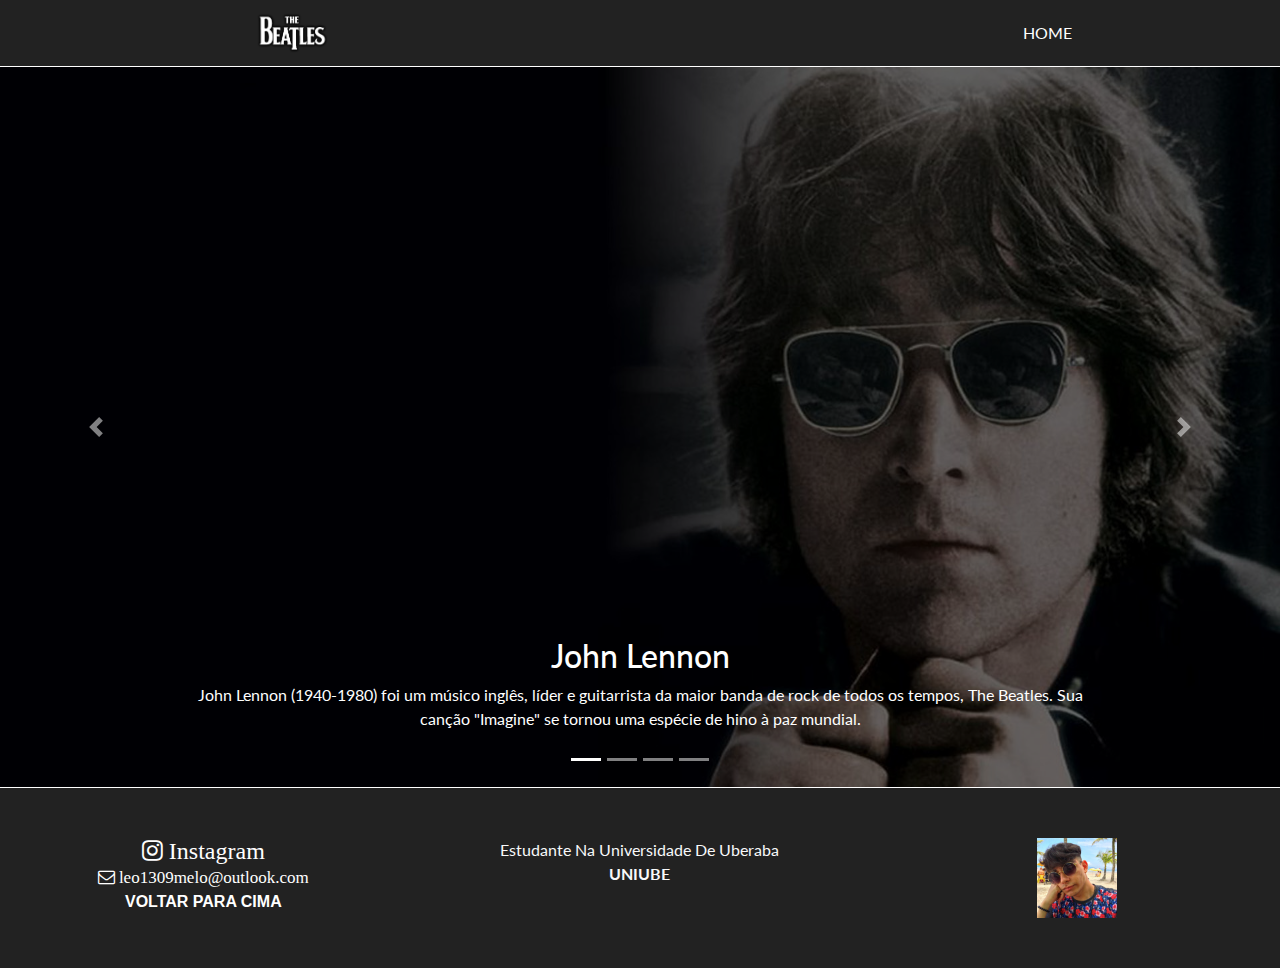
<file: Paginas/integrantes.html>
<!DOCTYPE html>
<html lang="ptbr">

    <head>
        <title>Integrantes</title>
        <meta charset="utf-8">
        <meta name="viewport" content="width=device-width, initial-scale=1, shrink-to-fit=no">
        <script src="https://code.jquery.com/jquery-2.1.3.min.js"></script>
        <link rel="stylesheet" type="text/css" href="../css/integrantes.css">
        <link rel="stylesheet" type="text/css" href="../css/bootstrap/css/bootstrap.css">
        <link href="https://fonts.googleapis.com/css?family=Lato:300,300i,400,400i,700&display=swap" rel="stylesheet">
        <link rel="stylesheet" href="https://cdnjs.cloudflare.com/ajax/libs/font-awesome/4.7.0/css/font-awesome.min.css">
        <script src="../js/js/bootstrap.js"></script>
        <script src="../js/js/bootstrap.min.js"></script>
    </head>
<!-------------------------------------------------------NAVIGATION------------------------------------------------------------------------------------->
    <body>
        <nav class="navbar navbar-expand-md navbar-dark bg-light" id="topo">
            <a class="navbar-brand" href="#"><img class="logo" src="../css/img/logo.png"></a>
            <button class="navbar-toggler" data-toggle="collapse" data-target="#collapse_target">
                <span class="navbar-toggler-icon"></span>
            </button>
            <div class="collapse navbar-collapse justify-content-center" id="collapse_target">
                <ul class="navbar-nav">        
                    <li class="nav-item active" style="text-align: center;">
                        <a class="nav-link active" style="color: #fff;" href="../index.html">Home</a>
                    </li>
                 </ul>
            </div>
        </nav>
<!-----------------------------------------------------------CAROUSEL------------------------------------------------------------------------------------->
        <div id="carouselSite" class="carousel slide" data-ride="carousel">
            <ol class="carousel-indicators">
                <li data-target="#carouselSite" data-slide-to="0" class="active"></li>
                <li data-target="#carouselSite" data-slide-to="1"></li>
                <li data-target="#carouselSite" data-slide-to="2"></li>
                <li data-target="#carouselSite" data-slide-to="3"></li>
            </ol>
            <div class="carousel-inner" role="listbox">
                
                <div class="carousel-item active">
                    <div class="content-img">
                        <img src="../css/img/John.jpg" class="d-block w-100" alt="imagem john lennon">
                    </div>
                    <div class="carousel-caption">
                        <h2>John Lennon</h2>
                        <p>John Lennon (1940-1980) foi um músico inglês, líder e guitarrista da maior banda de rock de todos os tempos, The Beatles. Sua canção "Imagine" se tornou uma espécie de hino à paz mundial.</p>
                    </div>
                </div>
                
                <div class="carousel-item">
                        <div class="content-img">
                            <img src="../css/img/Paul.jpg" class="d-block w-100" alt="imagem paul mccartney">
                        </div>
                        <div class="carousel-caption">
                            <h2>Paul Mccartney</h2>
                            <p>Paul McCartney (1942) é um cantor inglês. Ex-Beatles, integrava a banda de rock inglesa que fez grande sucesso nos anos 60. É compositor, guitarrista, pianista e empresário inglês.</p>
                        </div>
                    </div>

                <div class="carousel-item">
                    <div class="content-img">
                        <img src="../css/img/Ringo.jpg" class="d-block w-100" alt="imagem Ringo Starr">
                    </div>
                    <div class="carousel-caption">
                        <h2>Ringo Starr</h2>
                        <p>Ringo Starr (1940) é um músico britânico, cantor, compositor, ator e diretor, ganhou fama nos anos 60 como baterista do grupo musical The Beatles, uma das maiores bandas de todos os tempos.</p>
                    </div>
                </div>

                <div class="carousel-item">
                    <div class="content-img">
                        <img src="../css/img/George.jpg" class="d-block w-100" alt="imagem george harrisson">
                    </div>
                    <div class="carousel-caption">
                        <h2>George Harrisson</h2>
                        <p>George Harold Harrison, MBE, (Liverpool, 24 de Fevereiro de 1943 — Los Angeles, 29 de Novembro de 2001), foi um músico britânico, famoso por ter sido o guitarrista, compositor e cantor dos Beatles.</p>
                    </div>
                </div>

                <a class="carousel-control-prev" href="#carouselSite" role="button" data-slide="prev">
                    <span class="carousel-control-prev-icon"></span>
                    <span class="sr-only">Previous</span>
                </a>

                <a class="carousel-control-next" href="#carouselSite" role="button" data-slide="next">
                    <span class="carousel-control-next-icon"></span>
                    <span class="sr-only">Next</span>
                </a>
            </div>
        </div>
<!-----------------------------------------------------------FOOTER------------------------------------------------------------------------------------->
        <footer>
            <div class="row text-center">
                <div class="col-md-4">
                    <a class="icn icn-insta" href="https://www.instagram.com/voibhiv/" target="_blank"><i class="fa fa-instagram" style="font-size:24px"> Instagram </i></a>
                    <br>
                    <i class="fa fa-envelope-o" style="font-size:17px";> leo1309melo@outlook.com </i><br>
                    <a href="#topo" style="text-transform: uppercase; color: #fff;"><b class="back">Voltar Para cima</b></a>
                </div>
                
                <div class="text-light col-md-4">
                    <p>Estudante Na Universidade De Uberaba<br><b>UNIUBE</b></p>
                </div>
                    
                <div class="col-md-4">
                    <img class="eu" src="../css/img/eu.jpg">
                </div>

            </div>
        </footer>
        
        
        
        
    </body>
</html>
</file>
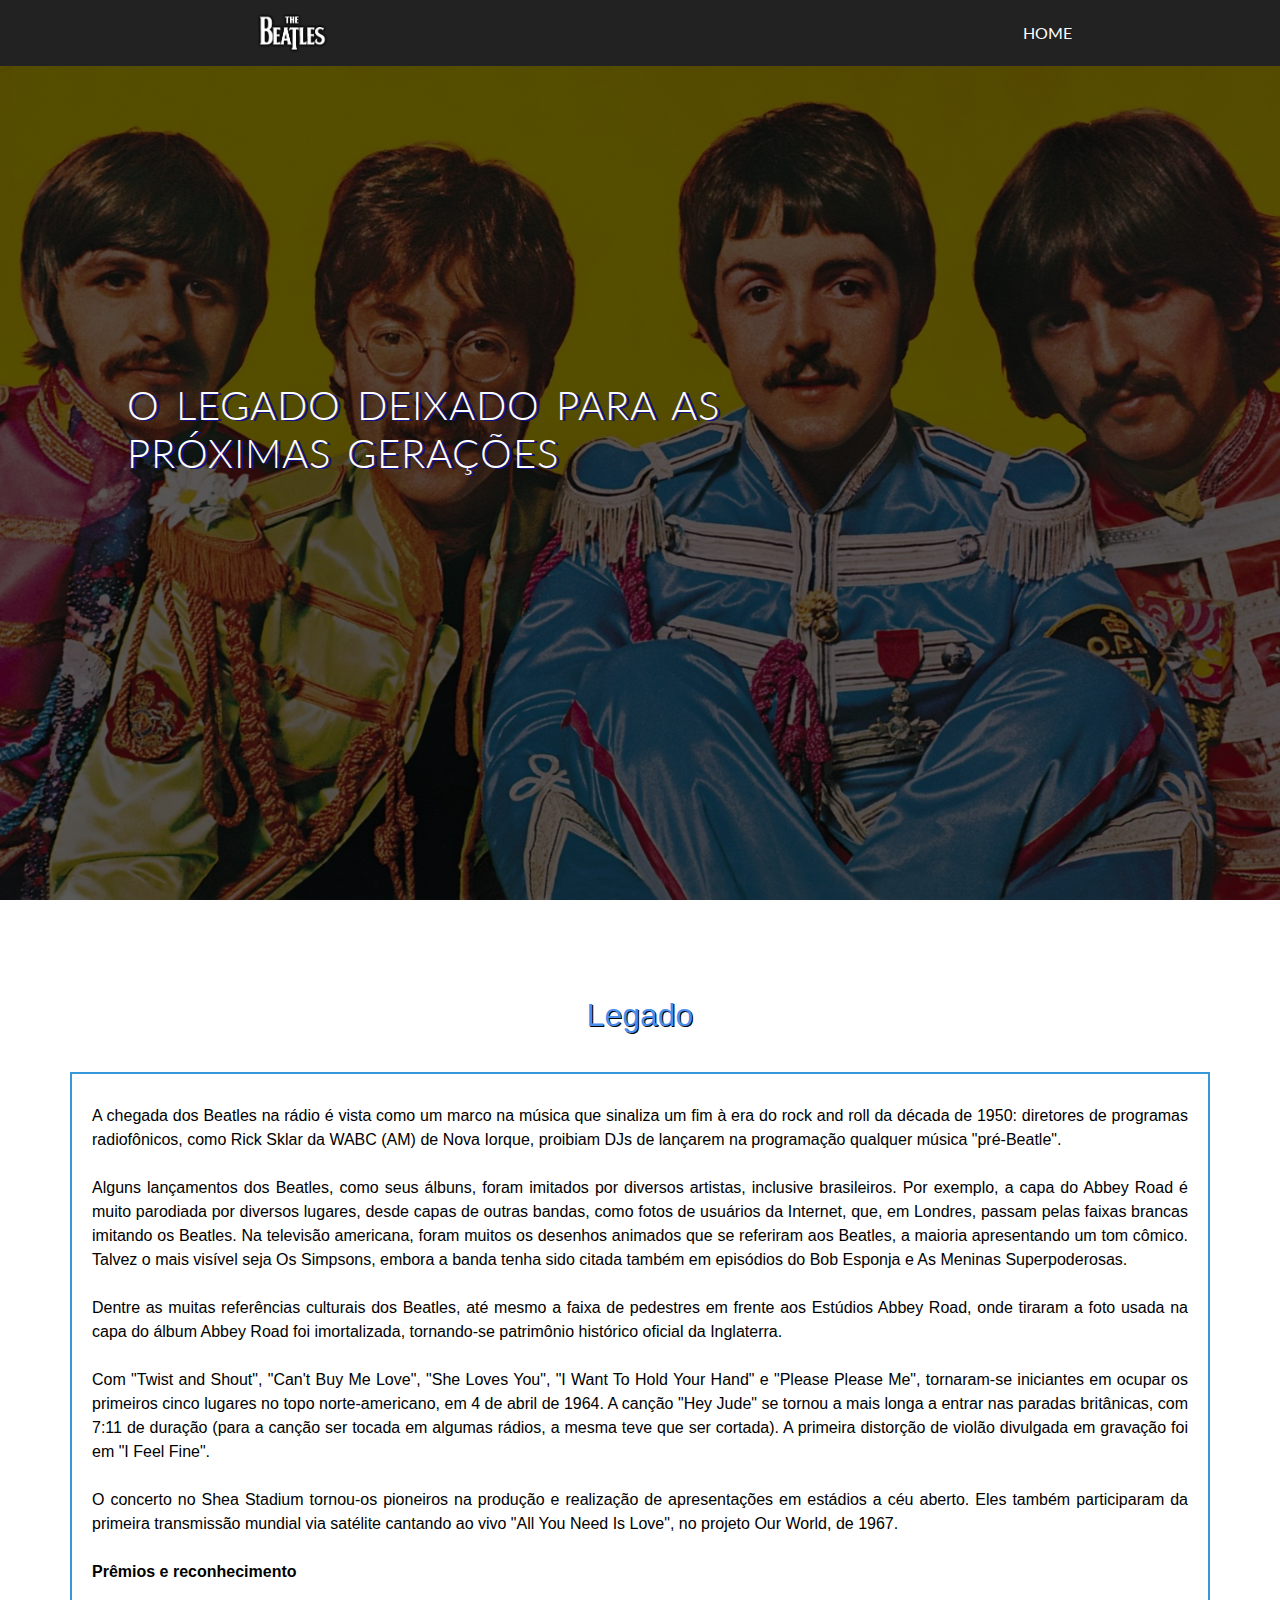
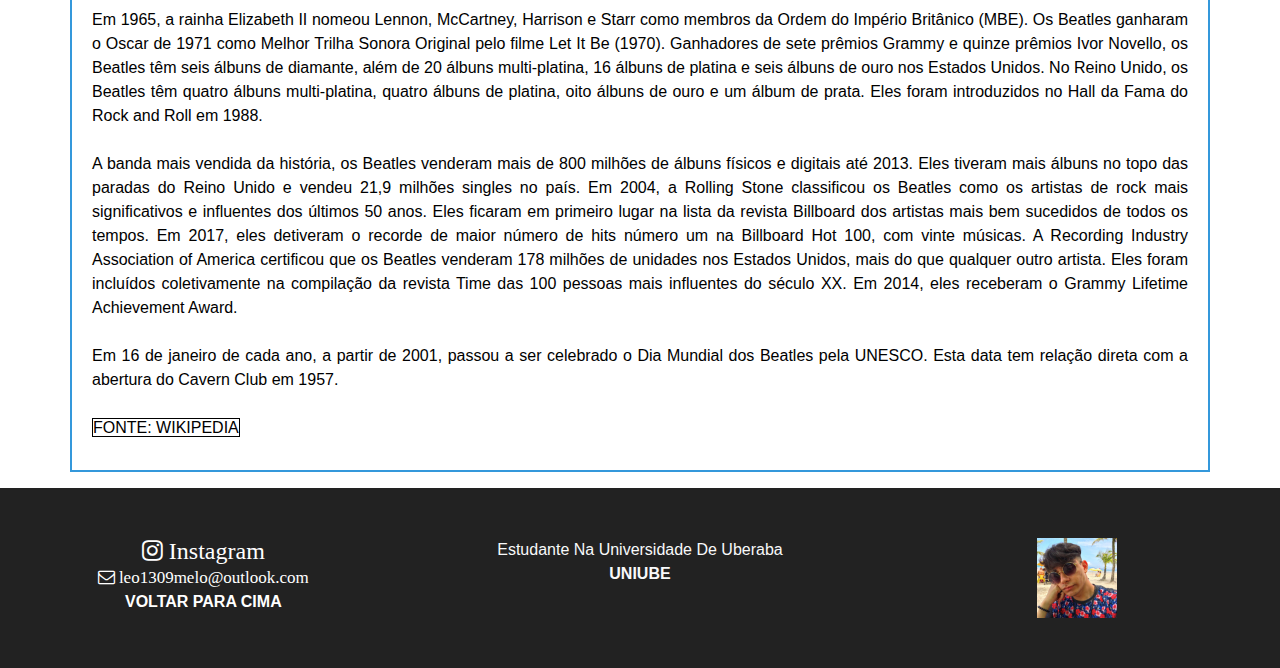
<file: Paginas/legado.html>
<!DOCTYPE html>
<html lang="ptbr">

    <head>
        <title>Legado</title>
        <meta charset="utf-8">
        <meta name="viewport" content="width=device-width, initial-scale=1, shrink-to-fit=no">
        <script src="https://code.jquery.com/jquery-2.1.3.min.js"></script>
        <link rel="stylesheet" type="text/css" href="../css/legado.css">
        <link rel="stylesheet" type="text/css" href="../css/bootstrap/css/bootstrap.css">
        <link href="https://fonts.googleapis.com/css?family=Lato:300,300i,400,400i,700&display=swap" rel="stylesheet">
        <link rel="stylesheet" href="https://cdnjs.cloudflare.com/ajax/libs/font-awesome/4.7.0/css/font-awesome.min.css">
        <script src="../js/js/bootstrap.js"></script>
        <script src="../js/js/bootstrap.min.js"></script>
    </head>
<!-------------------------------------------------------NAVIGATION------------------------------------------------------------------------------------->
    <body>
        <nav class="navbar navbar-expand-md navbar-dark bg-light sticky-top" id="topo">
            <a class="navbar-brand" href="#"><img class="logo" src="../css/img/logo.png"></a>
            <button class="navbar-toggler" data-toggle="collapse" data-target="#collapse_target">
                <span class="navbar-toggler-icon"></span>
            </button>
            <div class="collapse navbar-collapse justify-content-center" id="collapse_target">
                <ul class="navbar-nav">
                    <li class="nav-item active" style="text-align: center">
                          <a class="nav-link" style="color: #fff;" href="../index.html">Home</a>
                     </li>
                 </ul>
            </div>
        </nav>
<!------------------------------------------------------------HEADER------------------------------------------------------------------------------------->
        <header>
            <div class="content-div-box">
                <h1 style="font-weight: 300;margin-bottom: 20px">O legado deixado para as<br> próximas gerações</h1>
            </div>
        </header>
<!-------------------------------------------------------SECTION-LEGACY------------------------------------------------------------------------------------>
        <section class="section-Legacy">
            <div class="container">
                <div class="row" id="parte1">
                    <h2 style="font-weight: 300;text-align: center;">Legado</h2>
                    <p class="paragraph">
                    A chegada dos Beatles na rádio é vista como um marco na música que sinaliza um fim à era do rock and roll da década de 1950: diretores de programas radiofônicos, como Rick Sklar da WABC (AM) de Nova Iorque, proibiam DJs de lançarem na programação qualquer música "pré-Beatle".<br><br>

                    Alguns lançamentos dos Beatles, como seus álbuns, foram imitados por diversos artistas, inclusive brasileiros. Por exemplo, a capa do Abbey Road é muito parodiada por diversos lugares, desde capas de outras bandas, como fotos de usuários da Internet, que, em Londres, passam pelas faixas brancas imitando os Beatles. Na televisão americana, foram muitos os desenhos animados que se referiram aos Beatles, a maioria apresentando um tom cômico. Talvez o mais visível seja Os Simpsons, embora a banda tenha sido citada também em episódios do Bob Esponja e As Meninas Superpoderosas.<br><br>

                    Dentre as muitas referências culturais dos Beatles, até mesmo a faixa de pedestres em frente aos Estúdios Abbey Road, onde tiraram a foto usada na capa do álbum Abbey Road foi imortalizada, tornando-se patrimônio histórico oficial da Inglaterra.<br><br>

                    Com "Twist and Shout", "Can't Buy Me Love", "She Loves You", "I Want To Hold Your Hand" e "Please Please Me", tornaram-se iniciantes em ocupar os primeiros cinco lugares no topo norte-americano, em 4 de abril de 1964. A canção "Hey Jude" se tornou a mais longa a entrar nas paradas britânicas, com 7:11 de duração (para a canção ser tocada em algumas rádios, a mesma teve que ser cortada). A primeira distorção de violão divulgada em gravação foi em "I Feel Fine".<br><br>

                    O concerto no Shea Stadium tornou-os pioneiros na produção e realização de apresentações em estádios a céu aberto. Eles também participaram da primeira transmissão mundial via satélite cantando ao vivo "All You Need Is Love", no projeto Our World, de 1967.<br><br>
                        
                    <b>Prêmios e reconhecimento</b><br><br>
                        
                    Em 1965, a rainha Elizabeth II nomeou Lennon, McCartney, Harrison e Starr como membros da Ordem do Império Britânico (MBE). Os Beatles ganharam o Oscar de 1971 como Melhor Trilha Sonora Original pelo filme Let It Be (1970). Ganhadores de sete prêmios Grammy e quinze prêmios Ivor Novello, os Beatles têm seis álbuns de diamante, além de 20 álbuns multi-platina, 16 álbuns de platina e seis álbuns de ouro nos Estados Unidos. No Reino Unido, os Beatles têm quatro álbuns multi-platina, quatro álbuns de platina, oito álbuns de ouro e um álbum de prata. Eles foram introduzidos no Hall da Fama do Rock and Roll em 1988.<br><br>

                    A banda mais vendida da história, os Beatles venderam mais de 800 milhões de álbuns físicos e digitais até 2013. Eles tiveram mais álbuns no topo das paradas do Reino Unido e vendeu 21,9 milhões singles no país. Em 2004, a Rolling Stone classificou os Beatles como os artistas de rock mais significativos e influentes dos últimos 50 anos. Eles ficaram em primeiro lugar na lista da revista Billboard dos artistas mais bem sucedidos de todos os tempos. Em 2017, eles detiveram o recorde de maior número de hits número um na Billboard Hot 100, com vinte músicas. A Recording Industry Association of America certificou que os Beatles venderam 178 milhões de unidades nos Estados Unidos, mais do que qualquer outro artista. Eles foram incluídos coletivamente na compilação da revista Time das 100 pessoas mais influentes do século XX. Em 2014, eles receberam o Grammy Lifetime Achievement Award.<br><br>

                    Em 16 de janeiro de cada ano, a partir de 2001, passou a ser celebrado o Dia Mundial dos Beatles pela UNESCO. Esta data tem relação direta com a abertura do Cavern Club em 1957.<br><br>
                    
                    <a style="color: #000;text-transform: uppercase;border: 1px solid #000;" href="https://pt.wikipedia.org/wiki/The_Beatles#Hist%C3%B3ria" target="_blank">fonte: Wikipedia</a><br>
                    </p>
                </div>
            </div>
        </section>
<!-------------------------------------------------------------FOOTER------------------------------------------------------------------------------------->
        <footer>
            <div class="row text-center">
                <div class="col-md-4">
                    <a class="icn icn-insta" href="https://www.instagram.com/voibhiv/" target="_blank"><i class="fa fa-instagram" style="font-size:24px"> Instagram </i></a>
                    <br>
                    <i class="fa fa-envelope-o" style="font-size:17px";> leo1309melo@outlook.com </i><br>
                    <a href="#topo" style="text-transform: uppercase; color: #fff;"><b class="back">Voltar Para cima</b></a>
                </div>
                
                <div class="text-light col-md-4">
                    <p>Estudante Na Universidade De Uberaba<br><b>UNIUBE</b></p>
                </div>
                    
                <div class="col-md-4">
                    <img class="eu" src="../css/img/eu.jpg">
                </div>

            </div>
        </footer>
    </body>
</html>
</file>
<file: css/style.css>
/*-------------------------------------------------------ALL-CONTENTS------------------------------------------------------------------------------------->*/
* {
    margin: 0;
    padding: 0;
    box-sizing: border-box;
    scroll-behavior: smooth;
}

body {
    background-color: #ffffff;
    color: #555555;
    font-family: 'lato', 'arial', 'sans-serif';
    font-weight 300;
    font-size: 20px;
    text-rendering: optimizeLegibility;
}

/*-------------------------------------------------------HEADER------------------------------------------------------------------------------------->*/

header {
    background-image: linear-gradient(rgba(0, 0, 0, 0.65),rgba(0, 0, 0, 0.65)), url(img/beatlesfundo3.jpg);
    background-size: cover;
    background-position: top;
    height:100vh;
    background-attachment: fixed;
}

/*-------------------------------------------------------NAVIGATION------------------------------------------------------------------------------------->*/

.logo {
    height: 40px;
    width: auto;
}

@media only screen and (min-width:1200px)  {
    .logo{
        margin: 0 0 0 340%;
    }
}

.nav-link {
    font-size: 100%;
    font-family: "lato";
    margin-right: 20px;
    text-transform: uppercase;
}

.nav-item {
    padding: 0 auto;
}

.nav-link:hover {
    transition: border 0.5s;
    border: 3px solid #fff;
}

@media only screen and (min-width:1200px)  {
    .collapse {
        margin-left: 60%;
    }
}

/*-------------------------------------------------------TITLES AND TEXT ELEMENTS----------------------------------------------------------------------->*/


h1,h2 {
    font-family: "lato";
    text-transform: uppercase;
    letter-spacing: 1px;
    font-weight: 300;
}

h1 {
    position: relative;
    font-size: 220%;
    word-spacing: 4px;
    text-shadow: 2.5px 1px #0d1288;
    color:#fff;
}

h2 {
    text-align: center;
    padding: 30px 0;
    margin-top: 0;
    color: #3498db;
    text-shadow: 0.2px 1px #000000;
}

h2:after {
    display: block;
    height: 2px;
    width: 150px;
    content: " ";
    margin: 0 auto;
    margin-top: 20px;
    background-color: #3498db;
}

h3 {
    text-align: center;
    padding: 15px 0;
}

p {
    font-weight: 400;
    font-size: 110%;
}

.paragraph-about {
    text-align: justify;
    padding: 20px 0 20px 0;
}

.content-div-box {
    position: relative;
    max-width: 1140px;
    top: 35%;
    margin-left: 10%;
    left: 40%;
    transform: translate(-45%);
}
/*-------------------------------------------------------SECTION-ABOUT------------------------------------------------------------------------->*/

.section-about {
    padding:80px 0;
    border-bottom: 1px solid #3498db;
}

/*-------------------------------------------------------SECTION-ALBUMS------------------------------------------------------------------------->*/


.section-albums {
    padding-bottom: 60px;
    padding-top: 60px;
}

.gallery-block .heading {
    margin-bottom: 60px;
    margin-top: 60px;
    text-align: center;
    text-transform: uppercase;
    text-shadow: 0.2px 1px #000000;
}

h5 {
    color:#3498db;
    text-shadow: 0.2px 1px #000000;
    text-align: center;
    margin: 0 auto;
}

.gallery-block.cards-gallery .card { margin-bottom: 20px; }

.gallery-block.cards-gallery .card img { box-shadow: 0 2px 10px rgba(0,0,0,0.5);}

.gallery-block.cards-gallery .card-body { 
    text-align: center;
    height: auto;
    width: auto;
}

.gallery-block.cards-gallery .card-body p { font-size: 14px; }

.gallery-block.cards-gallery a { font-size: 14px; }

.text-muted {
    margin-top: 20px;
    margin-bottom: 20px;
}


img {
    height: auto;
    width: auto;
}

.icon-div {
    position: relative;
    text-align: center;
}

.icn {
    color:#000;
    margin-right: 25px;
}

.icn-spotify:hover {
    color: #00ff1d;
}

.icn-youtube:hover {
    color: #ff0000;
}

.col-lg-4:last-child {
    margin: 0 auto; 
}

/*-------------------------------------------------------FOOTER---------------------------------------------------------------------------->*/

footer {
    overflow-x: hidden;
    background-color: #222;
    padding: 50px 0;
}

.eu {
    position: relative;
    height:80px;
    width: 80px;
}

.icn-insta {
    color:#fff;
    font-family: "lato";
}

.icn-insta:hover {
    color: #c64afd;
}

.fa-envelope-o {
    color: #fff;
}

.back:hover {
    color: #3498db;
}
</file>
<file: css/historia.css>
/*-------------------------------------------------------ALL-CONTENTS------------------------------------------------------------------------------------->*/
* {
    margin: 0;
    padding: 0;
    box-sizing: border-box;
    scroll-behavior: smooth;
}

body {
    background-color: #ffffff;
    color: #555555;
    font-family: 'lato', 'arial', 'sans-serif';
    font-weight 300;
    font-size: 20px;
    text-rendering: optimizeLegibility;
}

/*-------------------------------------------------------HEADER------------------------------------------------------------------------------------->*/

header {
    background-image: linear-gradient(rgba(0, 0, 0, 0.65),rgba(0, 0, 0, 0.65)), url(img/fundo-historia.jpg);
    background-size: cover;
    background-position: top;
    height:100vh;
    background-attachment: fixed;
}

/*-------------------------------------------------------NAVIGATION------------------------------------------------------------------------------------->*/

.logo {
    height: 40px;
    width: auto;
}

@media only screen and (min-width:1200px)  {
    .logo{
        margin: 0 0 0 340%;
    }
}

.nav-link {
    font-size: 100%;
    font-family: "lato";
    margin-right: 20px;
    text-transform: uppercase;
}

.nav-item {
    padding: 0 auto;
}

.nav-link:hover {
    transition: border 0.5s;
    border: 3px solid #fff;
}

@media only screen and (min-width:1200px)  {
    .collapse {
        margin-left: 60%;
    }
}

/*-------------------------------------------------------TITLES AND TEXT ELEMENTS----------------------------------------------------------------------->*/

h1 {
    position: relative;
    word-spacing: 4px;
    text-shadow: 2.5px 1px #0d1288;
    color:#fff;
    text-transform: uppercase;
}

.content-div-box {
    position: relative;
    max-width: 1140px;
    top: 35%;
    margin-left: 10%;
    left: 40%;
    transform: translate(-45%);
}

/*-------------------------------------------------------SECTION-HISTORY------------------------------------------------------------------------->*/

.section-history {
    background-color: #fff;
}

h2 {
    margin: 0 auto;
    padding:30px 0;
    color: #498eed;
    text-shadow: 1px 1px #000;
}

.paragraph{
    color: #000000;
    text-align: justify;
    border: 2px solid #3498db;
    overflow: hidden;
    padding:30px 20px;
}

/*-------------------------------------------------------FOOTER---------------------------------------------------------------------------->*/

footer {
    overflow-x: hidden;
    background-color: #222;
    padding: 50px 0;
}

.eu {
    position: relative;
    height:80px;
    width: 80px;
}

.icn-insta {
    color:#fff;
    font-family: "lato";
}

.icn-insta:hover {
    color: #c64afd;
}

.fa-envelope-o {
    color: #fff;
}

.back:hover {
    color: #3498db;
}
</file>
<file: css/integrantes.css>
/*-------------------------------------------------------ALL-CONTENTS------------------------------------------------------------------------------------->*/
* {
    margin: 0;
    padding: 0;
    box-sizing: border-box;
    scroll-behavior: smooth;
}

body {
    background-color: #ffffff;
    color: #555555;
    font-family: 'lato', 'arial', 'sans-serif';
    font-weight 300;
    font-size: 20px;
    text-rendering: optimizeLegibility;
}

/*-------------------------------------------------------NAVIGATION------------------------------------------------------------------------------------->*/

.logo {
    height: 40px;
    width: auto;
}

@media only screen and (min-width:1200px)  {
    .logo{
        margin: 0 0 0 340%;
    }
}

.nav-link {
    font-size: 100%;
    font-family: "lato";
    margin-right: 20px;
    text-transform: uppercase;
}

.nav-item {
    padding: 0 auto;
}

.nav-link:hover {
    transition: border 0.5s;
    border: 3px solid #fff;
}

@media only screen and (min-width:1200px)  {
    .collapse {
        margin-left: 60%;
    }
}

.navbar {
    border-bottom: 1px solid #fff;
}

/*-------------------------------------------------------Carousel------------------------------------------------------------------------------------->*/

.content-img {
    background-color: #000;
}

.d-block {
    opacity: 0.4;
}

p {
    font-family: "lato";
}

h2 {
    color: #fff;
    font-family: "lato";
}

/*-------------------------------------------------------FOOTER---------------------------------------------------------------------------->*/

footer {
    border-top: 1px solid #fff; 
    overflow-x: hidden;
    background-color: #222;
    padding: 50px 0;
}

.eu {
    position: relative;
    height:80px;
    width: 80px;
}

.icn-insta {
    color:#fff;
    font-family: "lato";
}

.icn-insta:hover {
    color: #c64afd;
}

.fa-envelope-o {
    color: #fff;
}

.back:hover {
    color: #3498db;
}
</file>
<file: css/legado.css>
/*-------------------------------------------------------ALL-CONTENTS------------------------------------------------------------------------------------->*/
* {
    margin: 0;
    padding: 0;
    box-sizing: border-box;
    scroll-behavior: smooth;
}

body {
    background-color: #ffffff;
    color: #555555;
    font-family: 'lato', 'arial', 'sans-serif';
    font-weight 300;
    font-size: 20px;
    text-rendering: optimizeLegibility;
}

/*-------------------------------------------------------HEADER------------------------------------------------------------------------------------->*/

header {
    background-image: linear-gradient(rgba(0, 0, 0, 0.65),rgba(0, 0, 0, 0.65)), url(img/fundo-legado.jpg);
    background-size: cover;
    background-position: top;
    height:100vh;
    background-attachment: fixed;
}

/*-------------------------------------------------------NAVIGATION------------------------------------------------------------------------------------->*/

.logo {
    height: 40px;
    width: auto;
}

@media only screen and (min-width:1200px)  {
    .logo{
        margin: 0 0 0 340%;
    }
}

.nav-link {
    font-size: 100%;
    font-family: "lato";
    margin-right: 20px;
    text-transform: uppercase;
}

.nav-item {
    padding: 0 auto;
}

.nav-link:hover {
    transition: border 0.5s;
    border: 3px solid #fff;
}

@media only screen and (min-width:1200px)  {
    .collapse {
        margin-left: 60%;
    }
}

/*-------------------------------------------------------TITLES AND TEXT ELEMENTS----------------------------------------------------------------------->*/


h1 {
    font-family: "lato";
    text-transform: uppercase;
    letter-spacing: 1px;
    font-weight: 300;
    position: relative;
    font-size: 220%;
    word-spacing: 4px;
    text-shadow: 2.5px 1px #0d1288;
    color:#fff;
}

.content-div-box {
    position: relative;
    max-width: 1140px;
    top: 35%;
    margin-left: 10%;
    left: 40%;
    transform: translate(-45%);
}

/*-------------------------------------------------------SECTION-LEGACY------------------------------------------------------------------------->*/

.section-legacy {
    background-color: #fff;
}

h2 {
    margin: 0 auto;
    padding:30px 0;
    color: #498eed;
    text-shadow: 1px 1px #000;
}

.paragraph{
    color: #000000;
    text-align: justify;
    border: 2px solid #3498db;
    overflow: hidden;
    padding:30px 20px;
}

/*-------------------------------------------------------FOOTER---------------------------------------------------------------------------->*/

footer {
    overflow-x: hidden;
    background-color: #222;
    padding: 50px 0;
}

.eu {
    position: relative;
    height:80px;
    width: 80px;
}

.icn-insta {
    color:#fff;
    font-family: "lato";
}

.icn-insta:hover {
    color: #c64afd;
}

.fa-envelope-o {
    color: #fff;
}

.back:hover {
    color: #3498db;
}
</file>
